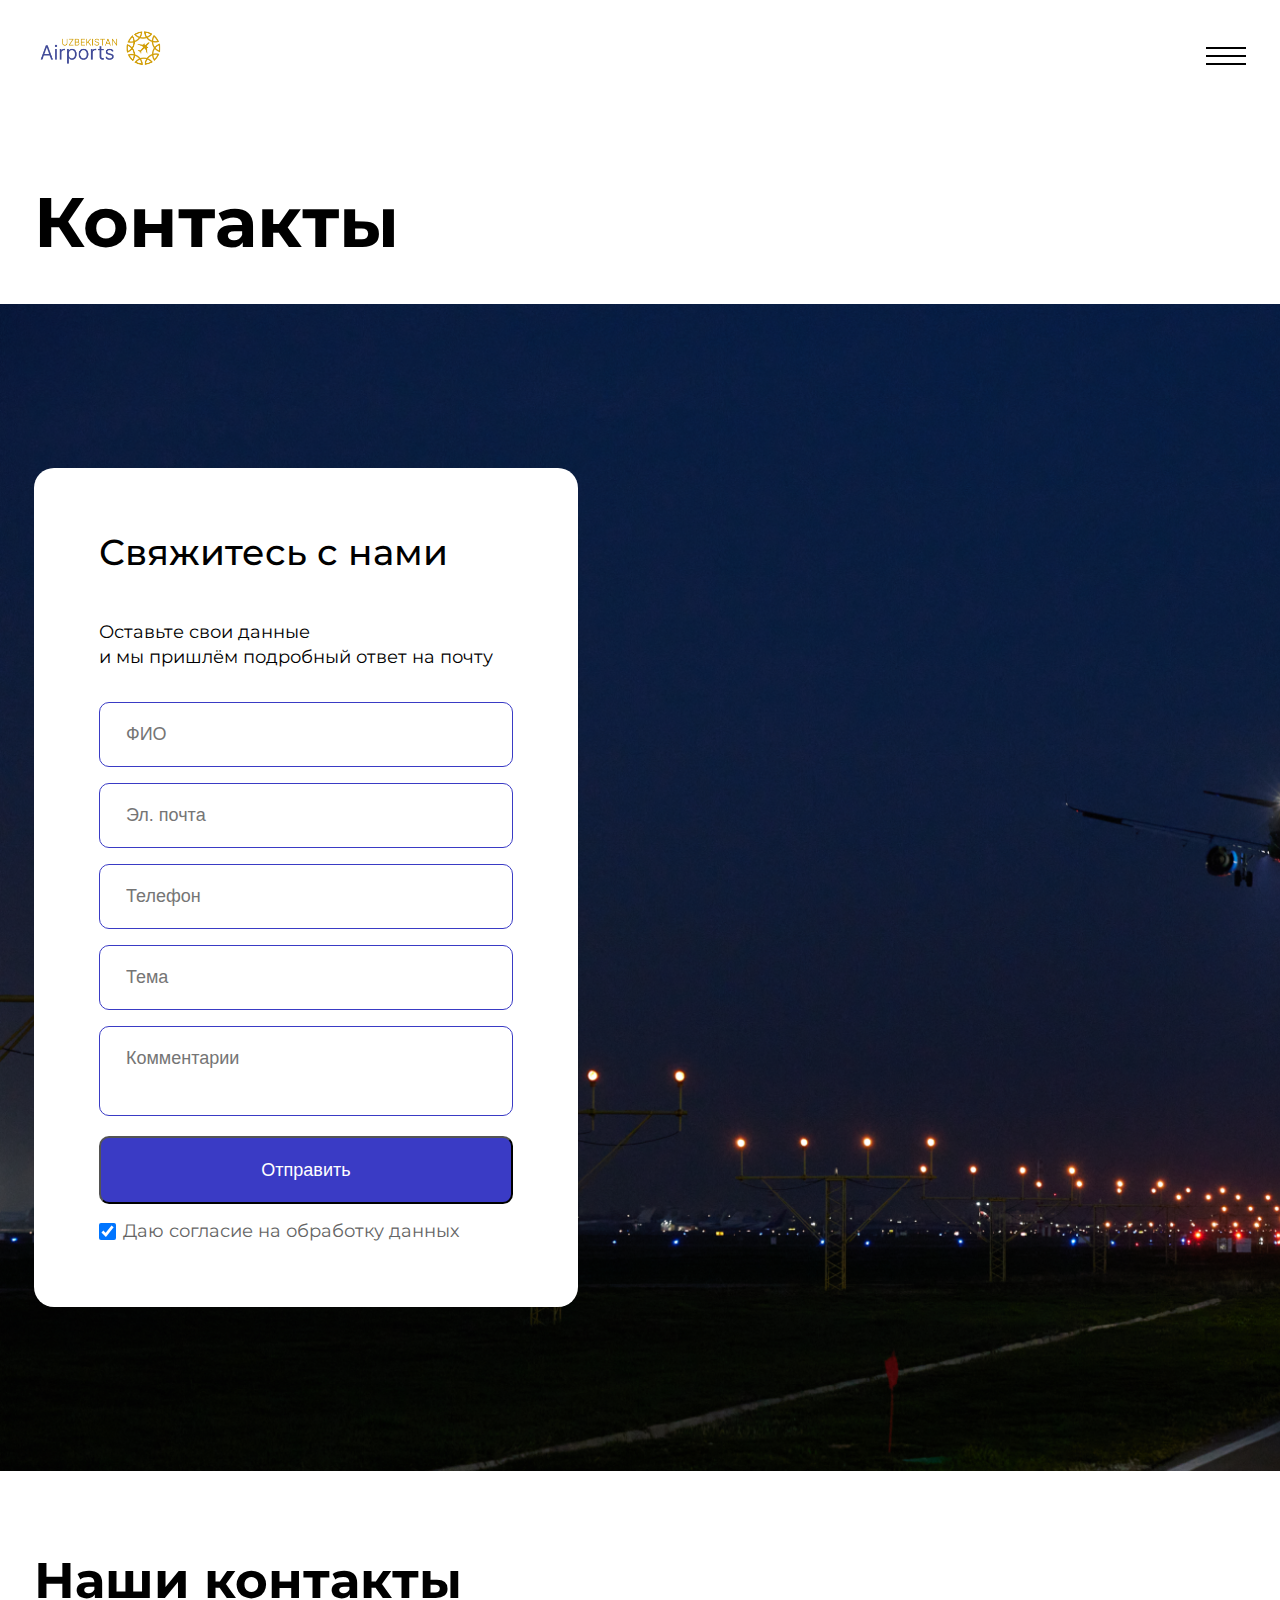
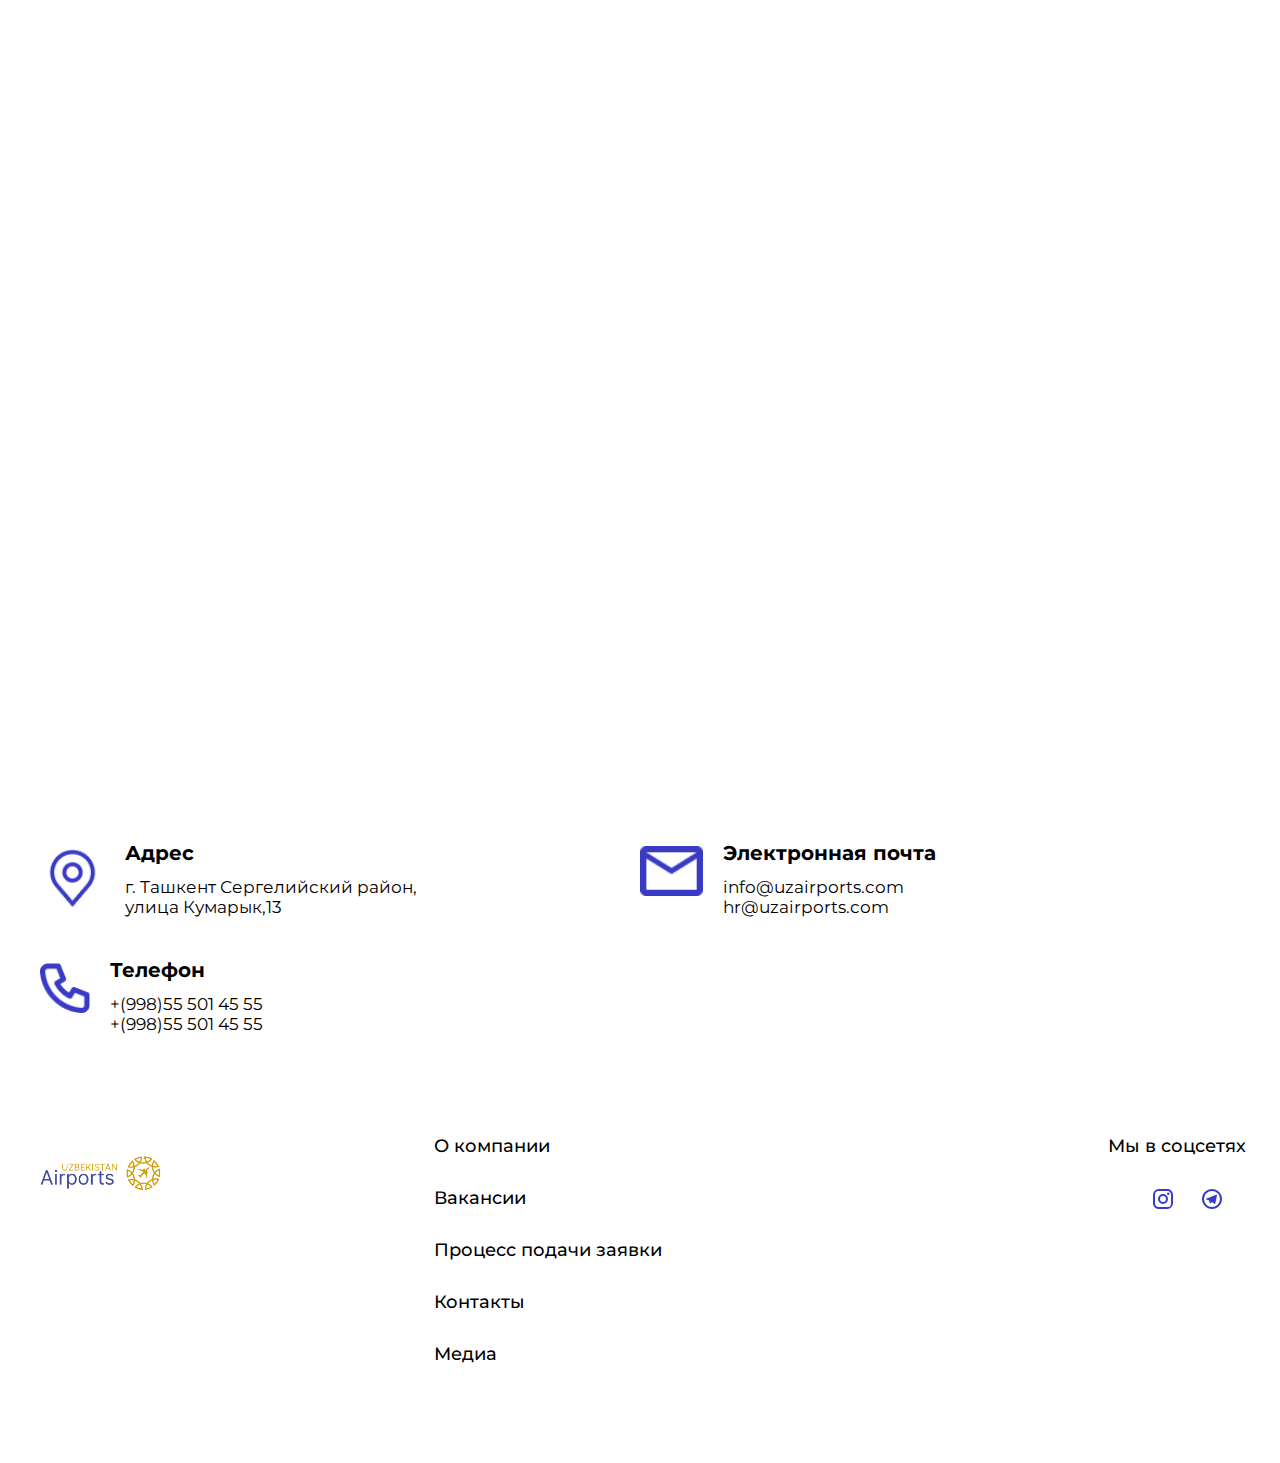
<file: contacts.html>
<!DOCTYPE html>
<html lang="en">
<head>
    <meta charset="UTF-8">
    <meta name="viewport" content="width=device-width, initial-scale=1.0">
    <title>Document</title>
    <link rel="preconnect" href="https://fonts.googleapis.com">
    <link rel="preconnect" href="https://fonts.gstatic.com" crossorigin>
    <link href="https://fonts.googleapis.com/css2?family=Montserrat:ital,wght@0,100..900;1,100..900&display=swap" rel="stylesheet">
    <link rel="stylesheet" href="css/style.css">
    <link rel="stylesheet" href="css/contacts.css">
</head>
<body>
    <div class="header header-vacancy">
        <div class="container">
            <nav class="header__inner">
                <a href="index.html" class="logo">
                    <img src="images/logo.png" alt="logo" class="logo__img">
                </a>
                <div>
                    <a href="vacancy.html" class="menu__list-vac">Вакансии</a>
                    <a href="contacts.html" class="menu__list-vac">Контакты</a>
                </div>
                <button class="menu__btn">
                    <span></span>
                    <span></span>
                    <span></span>
                </button>
                <div class="menu__wrapper menu__wrapper-page">
                    <ul class="menu__list menu__list--left">
                        <li class="menu__list-mobile">
                            <img src="images/logo.png" alt="logo" class="menu__logo__img">
                        </li>
                        <li class="menu__list-mobile-close">
                            <button class="mobile-close">
                                <img src="images/close.svg" alt="close" class="close__img">
                            </button>
                        </li>
                        <li class="menu__list-item menu__list-item-mobile">
                            <a href="https://uzairports.com/" class="menu__list-link">О компании</a>
                        </li>
                        <li class="menu__list-item">
                            <a href="vacancy.html" class="menu__list-link">Вакансии</a>
                        </li>
                        <li class="menu__list-item">
                            <a href="application.html" class="menu__list-link">Процесс подачи заявок</a>
                        </li>
                        <li class="menu__list-item">
                            <a href="contacts.html" class="menu__list-link">Контакты</a>
                        </li>
                        <li class="menu__list-item">
                            <a href="news.html" class="menu__list-link">Блог и новости</a>
                        </li>
                    </ul>
                    <ul class="menu__list menu__list--right">
                        <li class="menu__list-item">
                            <a href="enter.html" class="menu__list-link">Вход</a>
                        </li>
                        <li class="menu__list-item">
                            <a href="#" class="menu__list-link">
                                <img src="images/russia.svg" alt="language-logo" class="menu__link-language">
                            </a>
                        </li>
                    </ul>
                </div>
            </nav>
        </div>
    </div>
    <div class="main">
        <section class="contacts">
            <div class="mobile__logo">
                <img src="images/logo.png" alt="logo" class="logo__first">
            </div>
            <div class="container">
                <div class="vacancy__subheader">
                    <a href="index.html" class="subheader">Главная</a>
                    <img src="images/vector-black.png" alt="right" class="sub__sign">
                    <a href="#" class="subheader">Контакты</a>
                </div>
                <h3 class="contacts-title">Контакты</h3>
            </div>
        </section>
        <section class="contacts__main" style="background-image: url(images/contacts-pic.png);background-repeat: no-repeat;background-size: cover;">
            <div class="container">
                <div class="contacts__main-form">
                    <div class="contacts-form">
                        <form target="_self">
                            <h2 class="form__title">Свяжитесь с нами</h2>
                            <p class="form__text" >Оставьте свои данные и мы пришлём подробный ответ на почту</p>
                            <div class="mb-3">
                                <input type="text" class="contacts-form__item" id="formGroupExampleInput" placeholder="ФИО" required>
                            </div>
                            <div class="mb-3">
                                <input type="text" class="contacts-form__item" id="formGroupExampleInput2" placeholder="Эл. почта" required>
                            </div>
                            <div class="mb-3">
                                <input type="text" class="contacts-form__item" id="formGroupExampleInput" placeholder="Телефон" required>
                            </div>
                            <div class="mb-3">
                                <input type="text" class="contacts-form__item" id="formGroupExampleInput2" placeholder="Тема" required>
                            </div>
                            <div class="mb-3">
                                <input type="text" class="contacts-form__item contacts-form__item-comment" id="formGroupExampleInput2" placeholder="Комментарии" required>
                            </div>
                            <button type="submit" class="form__btn">Отправить</button>
                        </form>
                        <div class="checkbox__block">
                            <input type="checkbox" id="scales" class="checkbox__btn" name="scales"checked />
                            <label for="scales" class="checkbox__text">Даю согласие на обработку данных</label>
                          </div>
                    </div>
                </div>
            </div>
        </section>
        <section class="contacts__location">
                <h2 class="contacts__location-title">Наши контакты</h2>
                <div class="contacts__location-map">
                    <iframe src="https://www.google.com/maps/embed?pb=!1m18!1m12!1m3!1d2999.263326130452!2d69.27657607608586!3d41.2596021039117!2m3!1f0!2f0!3f0!3m2!1i1024!2i768!4f13.1!3m3!1m2!1s0x38ae6005c5142bf3%3A0xe04bf246835d2d7f!2sTashkent%20International%20Airport!5e0!3m2!1sen!2s!4v1720113236586!5m2!1sen!2s" class="contacts__map" width="100%" height="665" style="border:0;" allowfullscreen="" loading="lazy" referrerpolicy="no-referrer-when-downgrade"></iframe>
                </div>
                <div class="contacts__cards">
                    <div class="contacts__cards-list">
                        <img src="images/contacts-location.png" alt="location" class="contacts__cards-img contacts__cards-location">
                        <div class="contacts__cards-item">
                            <p class="contacts__cards-title">Адрес</p>
                            <p class="contacts__cards-text">
                                г. Ташкент Сергелийский район, улица Кумарык,13
                            </p>
                        </div>
                    </div>
                    <div class="contacts__cards-list">
                        <img src="images/contacts-email.png" alt="email" class="contacts__cards-img">
                        <div class="contacts__cards-item">
                            <p class="contacts__cards-title">Электронная почта</p>
                            <p class="contacts__cards-text">info@uzairports.com</p>
                            <p class="contacts__cards-text">hr@uzairports.com</p>
                        </div>
                    </div>
                    <div class="contacts__cards-list">
                        <img src="images/contacts-tel.png" alt="tel" class="contacts__cards-img" >
                        <div class="contacts__cards-item">
                            <p class="contacts__cards-title">Телефон</p>
                            <p class="contacts__cards-text">
                                +(998)55 501 45 55 <br> +(998)55 501 45 55
                            </p>
                        </div>
                    </div>
                </div>
                
        </section>
    </div>
    <div class="footer">
        <div class="container">
            <nav class="footer__inner">
                <a href="index.html" class="footer__logo">
                    <img src="images/logo.png" alt="logo" class="logo__img">
                </a>
                <div class="footer__menu">
                    <div class="footer__menu-center">
                        <ul class="footer__menu-list footer__menu-list--left">
                            <li class="footer__menu-item">
                                <a href="https://uzairports.com/" class="footer__menu-link">О компании</a>
                            </li>
                            <li class="footer__menu-item">
                                <a href="vacancy.html" class="footer__menu-link">Вакансии</a>
                            </li>
                            <li class="footer__menu-item">
                                <a href="application.html" class="footer__menu-link">Процесс подачи заявки</a>
                            </li>
                        </ul>
                        <ul class="footer__menu-list">
                            <li class="footer__menu-item">
                                <a href="contacts.html" class="footer__menu-link">Контакты</a>
                            </li>
                            <li class="footer__menu-item">
                                <a href="news.html" class="footer__menu-link">Медиа</a>
                            </li>
                        </ul>
                    </div>
                   
                    <ul class="footer__menu-list">
                        <p class="footer__menu-item">Мы в соцсетях</p>
                        <li class="footer__menu-item footer__menu-item-app">
                            <a href="#" class="footer__menu-app">
                                <img src="images/instagram.svg" alt="instagram-logo" class="footer__item-img">
                            </a>
                            <a href="#" class="footer__menu-app">
                                <img src="images/telegram.svg" alt="telegram-logo" class="footer__item-img">
                            </a>
                        </li>
                    </ul>
                </div>
            </nav>
        </div>
    </div>
    <script src="js/main.min.js"></script>
</body>
</html>
</file>
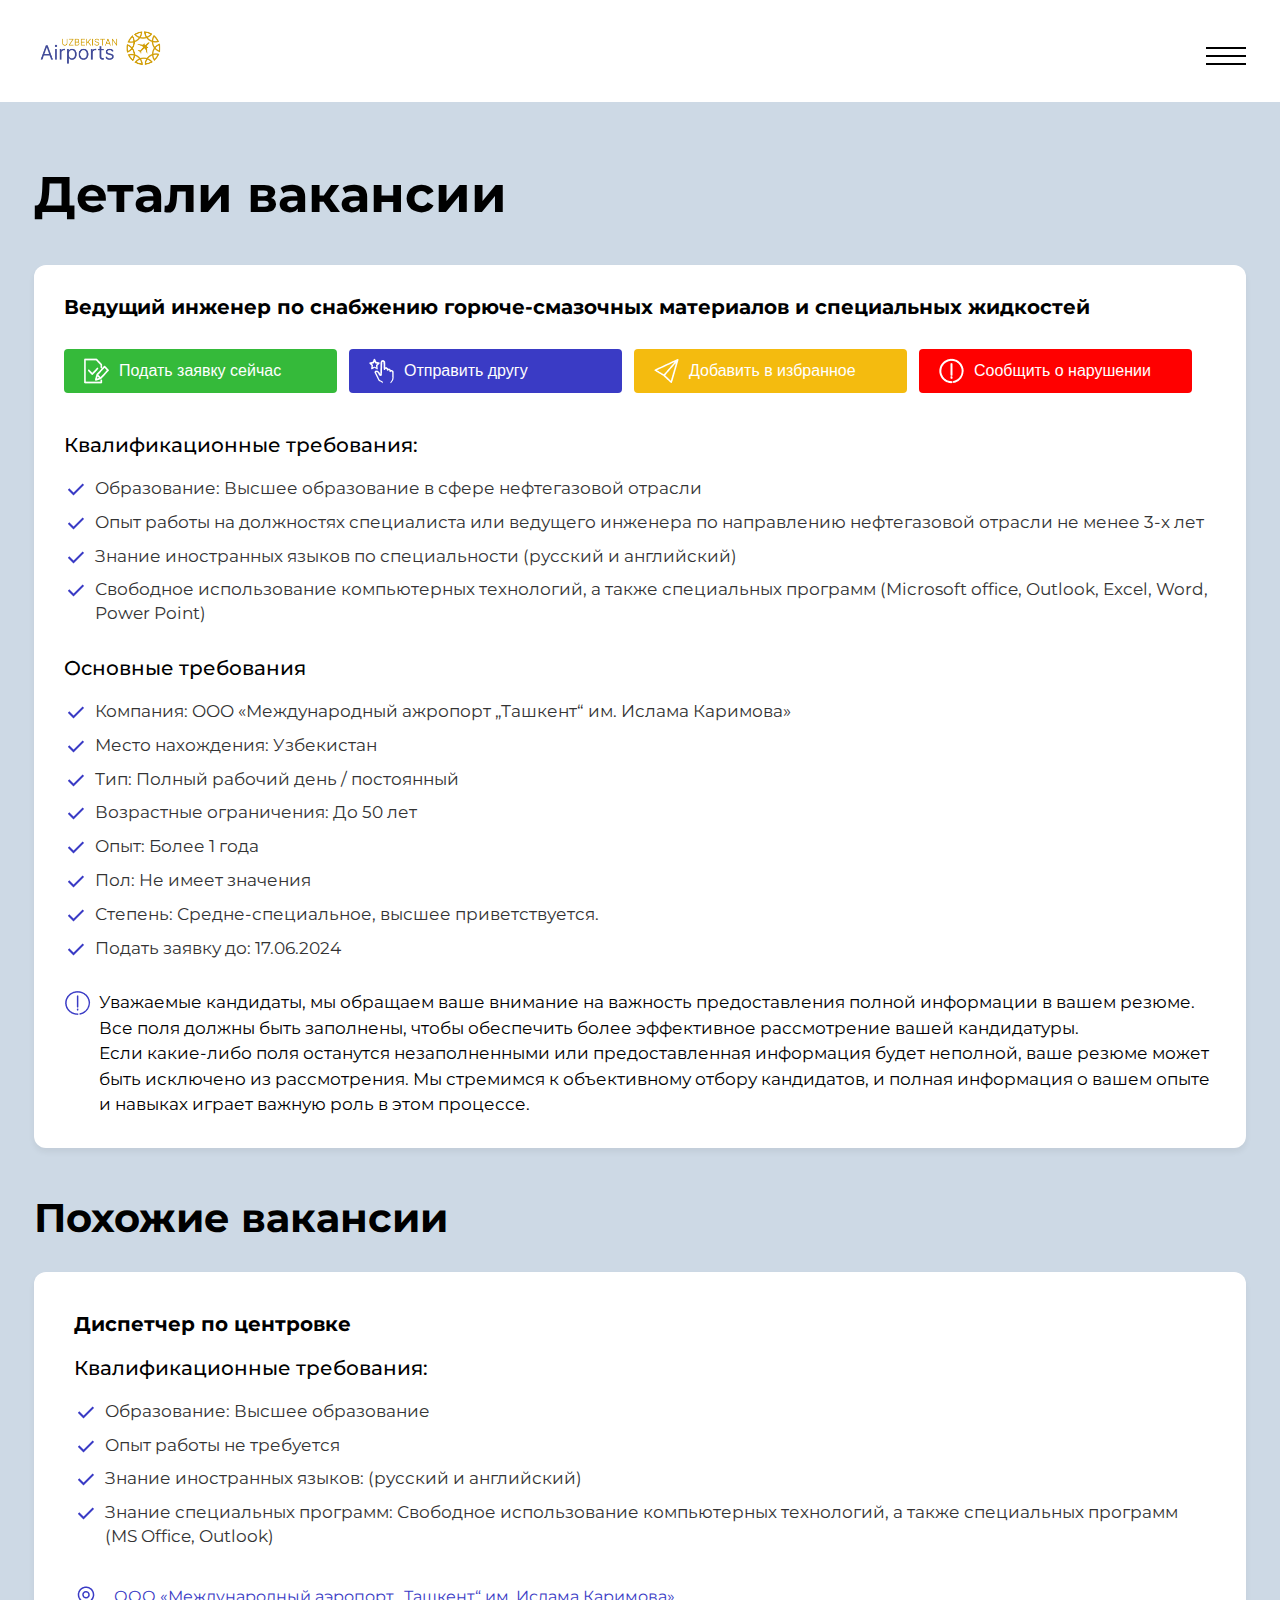
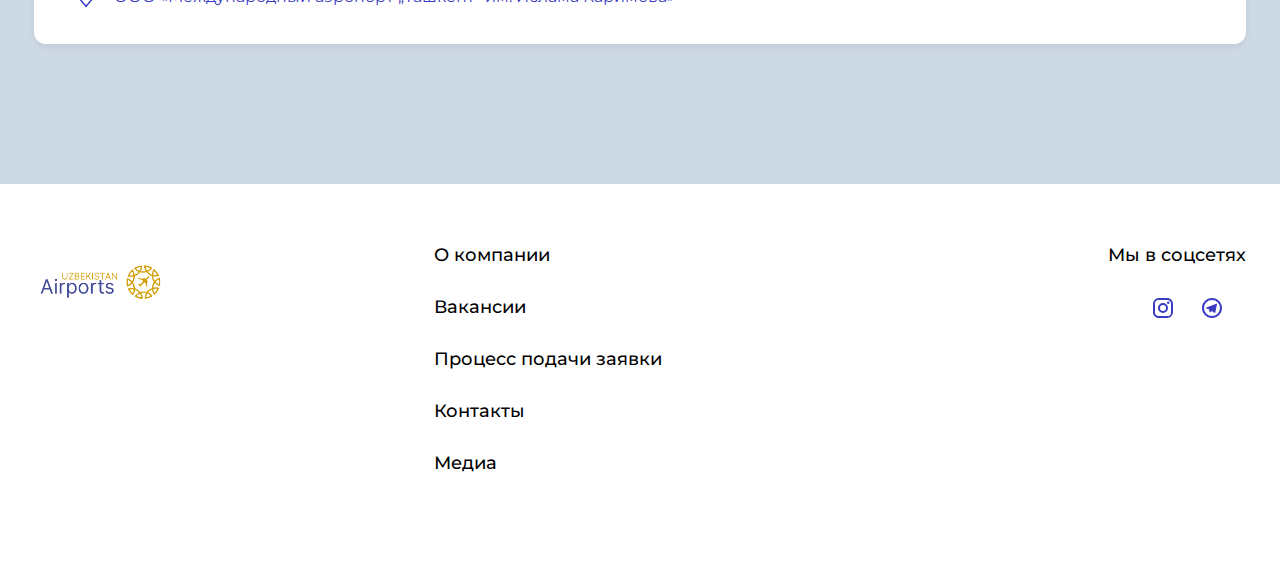
<file: details.html>
<!DOCTYPE html>
<html lang="en">
<head>
    <meta charset="UTF-8">
    <meta name="viewport" content="width=device-width, initial-scale=1.0">
    <title>Document</title>
    <link rel="preconnect" href="https://fonts.googleapis.com">
    <link rel="preconnect" href="https://fonts.gstatic.com" crossorigin>
    <link href="https://fonts.googleapis.com/css2?family=Montserrat:ital,wght@0,100..900;1,100..900&display=swap" rel="stylesheet">
    <link rel="stylesheet" href="css/style.css">
    <link rel="stylesheet" href="css/details.css">
</head>
<body>
    <div class="header header-vacancy">
        <div class="container">
            <nav class="header__inner">
                <a href="index.html" class="logo">
                    <img src="images/logo.png" alt="logo" class="logo__img">
                </a>
                <div>
                    <a href="vacancy.html" class="menu__list-vac">Вакансии</a>
                    <a href="contacts.html" class="menu__list-vac">Контакты</a>
                </div>
                <button class="menu__btn">
                    <span></span>
                    <span></span>
                    <span></span>
                </button>
                <div class="menu__wrapper menu__wrapper-page">
                    <ul class="menu__list menu__list--left">
                        <li class="menu__list-mobile">
                            <img src="images/logo.png" alt="logo" class="menu__logo__img">
                        </li>
                        <li class="menu__list-mobile-close">
                            <button class="mobile-close">
                                <img src="images/close.svg" alt="close" class="close__img">
                            </button>
                        </li>
                        <li class="menu__list-item menu__list-item-mobile">
                            <a href="https://uzairports.com/" class="menu__list-link">О компании</a>
                        </li>
                        <li class="menu__list-item">
                            <a href="vacancy.html" class="menu__list-link">Вакансии</a>
                        </li>
                        <li class="menu__list-item">
                            <a href="application.html" class="menu__list-link">Процесс подачи заявок</a>
                        </li>
                        <li class="menu__list-item">
                            <a href="contacts.html" class="menu__list-link">Контакты</a>
                        </li>
                        <li class="menu__list-item">
                            <a href="news.html" class="menu__list-link">Блог и новости</a>
                        </li>
                    </ul>
                    <ul class="menu__list menu__list--right">
                        <li class="menu__list-item">
                            <a href="enter.html" class="menu__list-link">Вход</a>
                        </li>
                        <li class="menu__list-item">
                            <a href="#" class="menu__list-link">
                                <img src="images/russia.svg" alt="language-logo" class="menu__link-language">
                            </a>
                        </li>
                    </ul>
                </div>
            </nav>
        </div>
    </div>
    <div class="main">
        <section class="vacancy__details">
            <div class="mobile__logo">
                <img src="images/logo.png" alt="logo" class="logo__first">
            </div>
            <div class="container">
                <div class="vacancy__subheader">
                    <a href="index.html" class="subheader">Главная</a>
                    <img src="images/Vector.svg" alt="right" class="sub__sign">
                    <a href="#" class="subheader">Список вакансий</a>
                </div>
                <h2 class="details__header">Детали вакансии</h2>
                <div class="details__block">
                    <div class="details__block-1">
                        <h3 class="block-1__title">
                            Ведущий инженер по снабжению горюче-смазочных материалов и специальных жидкостей
                        </h3>
                        <div class="block-1__fourbtn">
                            <button type="button" class="block-1__btn block-1__btn-1">
                                <img src="images/details__icon-1.png" alt="icon" class="block-1__btn-icon"> Подать заявку сейчас
                            </button>
                            <button type="button" class="block-1__btn block-1__btn-2">
                                <img src="images/details__icon-2.png" alt="icon" class="block-1__btn-icon"> Отправить другу
                            </button>
                            <button type="button" class="block-1__btn block-1__btn-3">
                                <img src="images/details__icon-3.png" alt="icon" class="block-1__btn-icon"> Добавить в избранное
                            </button>
                            <button type="button" class="block-1__btn block-1__btn-4">
                                <img src="images/details__icon-4.png" alt="icon" class="block-1__btn-icon"> Сообщить о нарушении
                            </button>
                        </div>
                        <p class="block-1__qualification">Квалификационные требования:</p>
                        <ul class="block-1__qualif-requests">
                            <li class="qualif-requests__list">
                                <p class="qualif-requests__text">
                                    Образование: Высшее образование в сфере нефтегазовой отрасли
                                </p>
                            </li>
                            <li class="qualif-requests__list">
                                <p class="qualif-requests__text">
                                    Опыт работы на должностях специалиста или ведущего инженера по направлению нефтегазовой отрасли не менее 3-х лет
                                </p>
                            </li>
                            <li class="qualif-requests__list">
                                <p class="qualif-requests__text">
                                    Знание иностранных языков по специальности (русский и английский)
                                </p>
                            </li>
                            <li class="qualif-requests__list">
                                <p class="qualif-requests__text">
                                    Свободное использование компьютерных технологий, а также специальных программ (Microsoft office, Outlook, Excel, Word, Power Point)
                                </p>
                            </li>
                        </ul>
                        <h3 class="block-1__title-2">Основные требования</h3>
                        <ul class="block-1__qualif-requests">
                            <li class="qualif-requests__list">
                                <p class="qualif-requests__text">
                                    Компания: OOO «Международный ажропорт „Ташкент“ им. Ислама Каримова»
                                </p>
                            </li>
                            <li class="qualif-requests__list">
                                <p class="qualif-requests__text">
                                    Место нахождения: Узбекистан
                                </p>
                            </li>
                            <li class="qualif-requests__list">
                                <p class="qualif-requests__text">
                                    Тип: Полный рабочий день / постоянный
                                </p>
                            </li>
                            <li class="qualif-requests__list">
                                <p class="qualif-requests__text">
                                    Возрастные ограничения: До 50 лет
                                </p>
                            </li>
                            <li class="qualif-requests__list">
                                <p class="qualif-requests__text">
                                    Опыт: Более 1 года
                                </p>
                            </li>
                            <li class="qualif-requests__list">
                                <p class="qualif-requests__text">
                                    Пол: Не имеет значения
                                </p>
                            </li>
                            <li class="qualif-requests__list">
                                <p class="qualif-requests__text">
                                    Степень: Средне-специальное, высшее приветствуется.
                                </p>
                            </li>
                            <li class="qualif-requests__list">
                                <p class="qualif-requests__text">
                                    Подать заявку до: 17.06.2024
                                </p>
                            </li>
                        </ul>
                        <div class="block-1__exclamation">
                            <p class="block-1__exclamation-text">
                                Уважаемые кандидаты, мы обращаем ваше внимание на важность предоставления полной информации в вашем резюме. Все поля должны быть заполнены, чтобы обеспечить более эффективное рассмотрение вашей кандидатуры. Если какие‑либо поля останутся незаполненными или предоставленная информация будет неполной, ваше резюме может быть исключено из рассмотрения. Мы стремимся к объективному отбору кандидатов, и полная информация о вашем опыте и навыках играет важную роль в этом процессе.
                            </p>
                        </div>
                    </div>
                    <div class="card__vacancy-media">
                        <img src="images/logo.png" alt="logo" class="vacancy-media-logo">
                        <p class="vacancy-media-text">
                            Актуальные вакансии в нашем Telegram и instagram
                        </p>
                        <div class="card__vacancy-icons">
                            <p class="vacancy-icons-title">Подпишитесь</p>
                            <div class="vacancy__mini-card">
                                <a href="#" class="vacancy-icons-social">
                                    <img src="images/instagram.svg" alt="instagram" class="vacancy-icons-insta">
                                </a>
                                <a href="#" class="vacancy-icons-social">
                                    <img src="images/telegram.svg" alt="telegram" class="vacancy-icons-telegram">
                                </a>
                            </div>
                        </div>
                        <img src="images/media-pic.png" alt="plane" class="vacancy-media-pic">
                    </div>
                </div>
                <h2 class="details__header-2">Похожие вакансии</h2>
                <div class="details__block-2">
                    <p class="block-2__title">Диспетчер по центровке</p>
                    <p class="block-2__subtitle">Квалификационные требования:</p>
                    <ul class="details__block-2__list">  
                        <li class="details__block-2__item">
                            <p class="block-2__item-text">Образование: Высшее образование</p>
                        </li>
                        <li class="details__block-2__item">
                            <p class="block-2__item-text">Опыт работы не требуется</p>
                        </li>
                        <li class="details__block-2__item">
                            <p class="block-2__item-text">Знание иностранных языков: (русский и английский)</p>
                        </li>
                        <li class="details__block-2__item">
                            <p class="block-2__item-text">
                                Знание специальных программ: Свободное использование компьютерных технологий, а также специальных программ (MS Office, Outlook)
                            </p>
                        </li>
                    </ul>
                    <div class="block-2__bottom">
                        <a href="#" class="block-2__bottom-location">
                            ООО «Международный аэропорт „Ташкент“ им. Ислама Каримова»
                        </a>
                        <form action="details.html">
                            <button class="block-2__bottom-btn">Подробнее</button>
                        </form>
                    </div>
                </div>
            </div>
        </section>
    </div>
    <div class="footer">
        <div class="container">
            <nav class="footer__inner">
                <a href="index.html" class="footer__logo">
                    <img src="images/logo.png" alt="logo" class="logo__img">
                </a>
                <div class="footer__menu">
                    <div class="footer__menu-center">
                        <ul class="footer__menu-list footer__menu-list--left">
                            <li class="footer__menu-item">
                                <a href="https://uzairports.com/" class="footer__menu-link">О компании</a>
                            </li>
                            <li class="footer__menu-item">
                                <a href="vacancy.html" class="footer__menu-link">Вакансии</a>
                            </li>
                            <li class="footer__menu-item">
                                <a href="application.html" class="footer__menu-link">Процесс подачи заявки</a>
                            </li>
                        </ul>
                        <ul class="footer__menu-list">
                            <li class="footer__menu-item">
                                <a href="contacts.html" class="footer__menu-link">Контакты</a>
                            </li>
                            <li class="footer__menu-item">
                                <a href="news.html" class="footer__menu-link">Медиа</a>
                            </li>
                        </ul>
                    </div>
                   
                    <ul class="footer__menu-list">
                        <p class="footer__menu-item">Мы в соцсетях</p>
                        <li class="footer__menu-item footer__menu-item-app">
                            <a href="#" class="footer__menu-app">
                                <img src="images/instagram.svg" alt="instagram-logo" class="footer__item-img">
                            </a>
                            <a href="#" class="footer__menu-app">
                                <img src="images/telegram.svg" alt="telegram-logo" class="footer__item-img">
                            </a>
                        </li>
                    </ul>
                </div>
            </nav>
        </div>
    </div>
    <script src="js/main.min.js"></script>
</body>
</html>
</file>
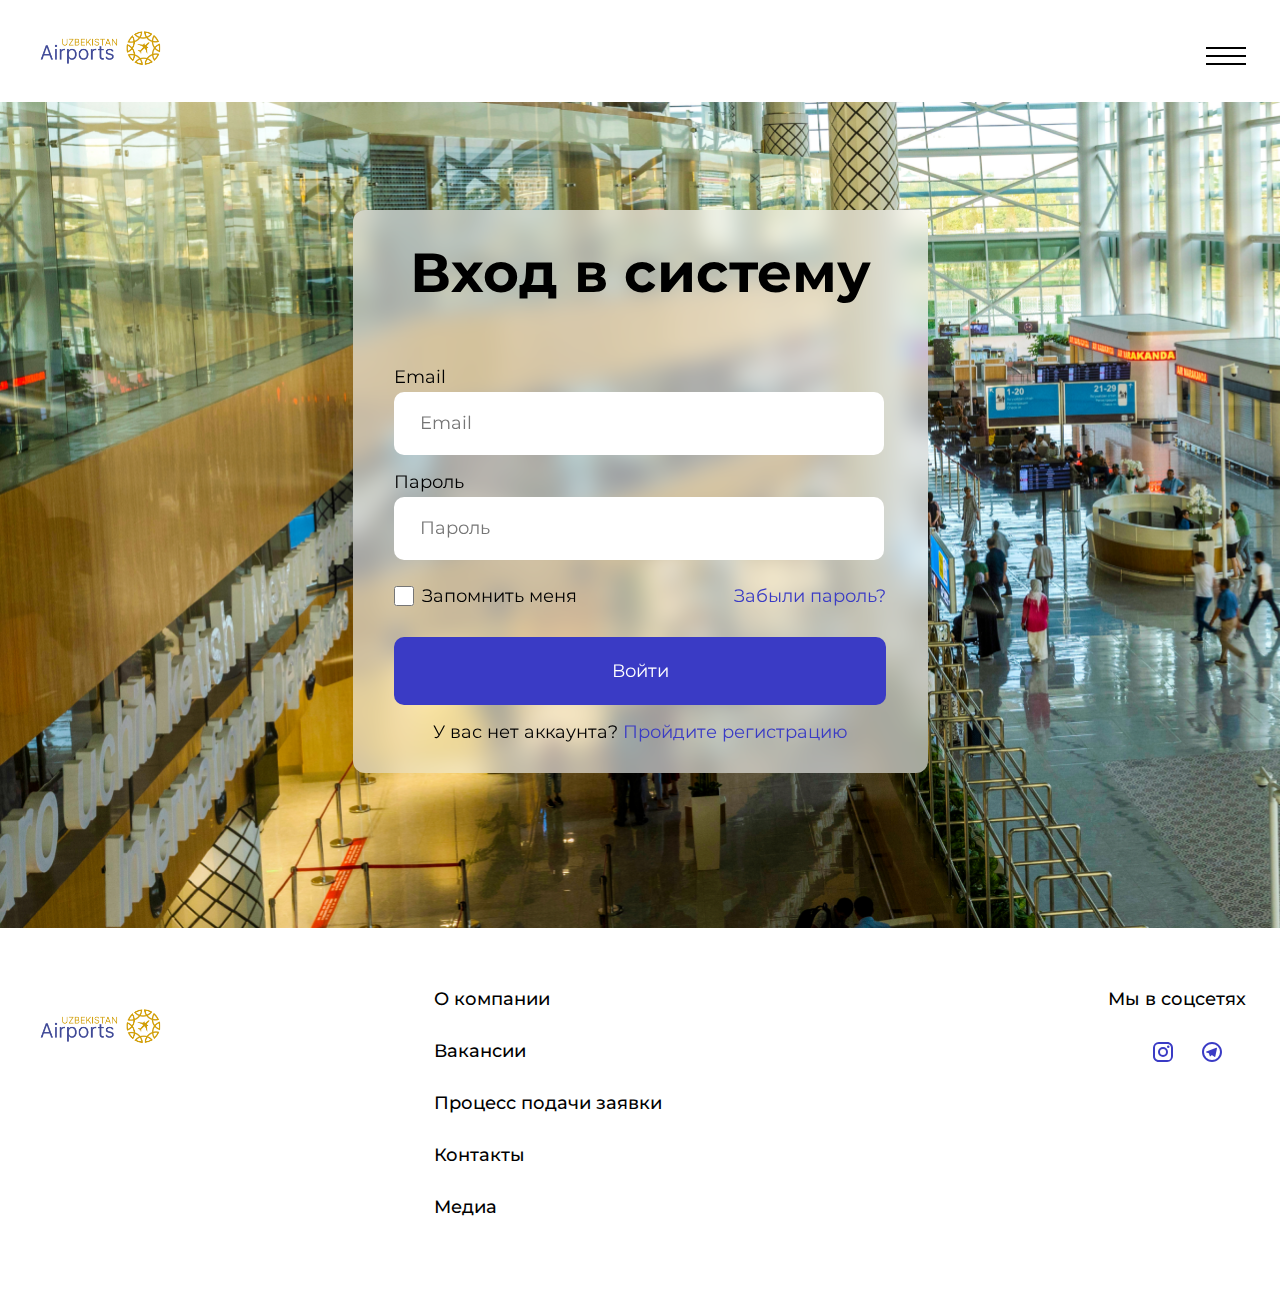
<file: enter.html>
<!DOCTYPE html>
<html lang="en">
<head>
    <meta charset="UTF-8">
    <meta name="viewport" content="width=device-width, initial-scale=1.0">
    <title>Document</title>
    <link rel="preconnect" href="https://fonts.googleapis.com">
    <link rel="preconnect" href="https://fonts.gstatic.com" crossorigin>
    <link href="https://fonts.googleapis.com/css2?family=Montserrat:ital,wght@0,100..900;1,100..900&display=swap" rel="stylesheet">
    <link rel="stylesheet" href="css/style.css">
    <link rel="stylesheet" href="css/enter.css">
</head>
<body>
    <div class="header header-vacancy">
        <div class="container">
            <nav class="header__inner">
                <a href="index.html" class="logo">
                    <img src="images/logo.png" alt="logo" class="logo__img">
                </a>
                <div>
                    <a href="vacancy.html" class="menu__list-vac">Вакансии</a>
                    <a href="contacts.html" class="menu__list-vac">Контакты</a>
                </div>
                <button class="menu__btn">
                    <span></span>
                    <span></span>
                    <span></span>
                </button>
                <div class="menu__wrapper menu__wrapper-page">
                    <ul class="menu__list menu__list--left">
                        <li class="menu__list-mobile">
                            <img src="images/logo.png" alt="logo" class="menu__logo__img">
                        </li>
                        <li class="menu__list-mobile-close">
                            <button class="mobile-close">
                                <img src="images/close.svg" alt="close" class="close__img">
                            </button>
                        </li>
                        <li class="menu__list-item menu__list-item-mobile">
                            <a href="https://uzairports.com/" class="menu__list-link">О компании</a>
                        </li>
                        <li class="menu__list-item">
                            <a href="vacancy.html" class="menu__list-link">Вакансии</a>
                        </li>
                        <li class="menu__list-item">
                            <a href="application.html" class="menu__list-link">Процесс подачи заявок</a>
                        </li>
                        <li class="menu__list-item">
                            <a href="contacts.html" class="menu__list-link">Контакты</a>
                        </li>
                        <li class="menu__list-item">
                            <a href="news.html" class="menu__list-link">Блог и новости</a>
                        </li>
                    </ul>
                    <ul class="menu__list menu__list--right">
                        <li class="menu__list-item">
                            <a href="enter.html" class="menu__list-link">Вход</a>
                        </li>
                        <li class="menu__list-item">
                            <a href="#" class="menu__list-link">
                                <img src="images/russia.svg" alt="language-logo" class="menu__link-language">
                            </a>
                        </li>
                    </ul>
                </div>
            </nav>
        </div>
    </div>
    <div class="main">
        <section class="enter" style="background-image: url(images/enter-bg.png); background-size: cover;">
            <div class="mobile__logo">
                <img src="images/logo.png" alt="logo" class="logo__first">
            </div>
            <div class="container container-enter">
                <h2 class="enter__title">Вход в систему</h2>
                <div class="enter__form">
                    <form target="_self" class="enter__form-mobile">
                        <div class="enter__mb-3">
                            <label for="exampleInputEmail1" class="form-label">Email</label>
                            <input type="text" class="enter-form__item" id="formGroupExampleInput" placeholder="Email" required>
                        </div>
                        <div class="enter__mb-3">
                            <label for="exampleInputEmail1" class="form-label">Пароль</label>
                            <input class="enter-form__item" id="formGroupExampleInput2" placeholder="Пароль" type="password" required>
                        </div>
                        <div class="enter__remember">
                            <label for="" class="enter__remember-text">
                                <input type="checkbox" class="enter__checkbox"> 
                                Запомнить меня 
                            </label>
                            <a href="#" class="enter__remember-password">Забыли пароль?</a>
                        </div>
                        <button type="submit" class="enter__btn">Войти</button>
                        <div class="enter__registr">
                            <p class="registr__text">У вас нет аккаунта? <a href="registr.html" class="register__link"> Пройдите регистрацию</a>
                            </p>
                        </div>
                    </form>
                </div>
            </div>
        </section>
    </div>
    <div class="footer">
        <div class="container">
            <nav class="footer__inner">
                <a href="index.html" class="footer__logo">
                    <img src="images/logo.png" alt="logo" class="logo__img">
                </a>
                <div class="footer__menu">
                    <div class="footer__menu-center">
                        <ul class="footer__menu-list footer__menu-list--left">
                            <li class="footer__menu-item">
                                <a href="https://uzairports.com/" class="footer__menu-link">О компании</a>
                            </li>
                            <li class="footer__menu-item">
                                <a href="vacancy.html" class="footer__menu-link">Вакансии</a>
                            </li>
                            <li class="footer__menu-item">
                                <a href="application.html" class="footer__menu-link">Процесс подачи заявки</a>
                            </li>
                        </ul>
                        <ul class="footer__menu-list">
                            <li class="footer__menu-item">
                                <a href="contacts.html" class="footer__menu-link">Контакты</a>
                            </li>
                            <li class="footer__menu-item">
                                <a href="news.html" class="footer__menu-link">Медиа</a>
                            </li>
                        </ul>
                    </div>
                   
                    <ul class="footer__menu-list">
                        <p class="footer__menu-item">Мы в соцсетях</p>
                        <li class="footer__menu-item footer__menu-item-app">
                            <a href="#" class="footer__menu-app">
                                <img src="images/instagram.svg" alt="instagram-logo" class="footer__item-img">
                            </a>
                            <a href="#" class="footer__menu-app">
                                <img src="images/telegram.svg" alt="telegram-logo" class="footer__item-img">
                            </a>
                        </li>
                    </ul>
                </div>
            </nav>
        </div>
    </div>
    <script src="js/main.min.js"></script>
</body>
</html>
</file>
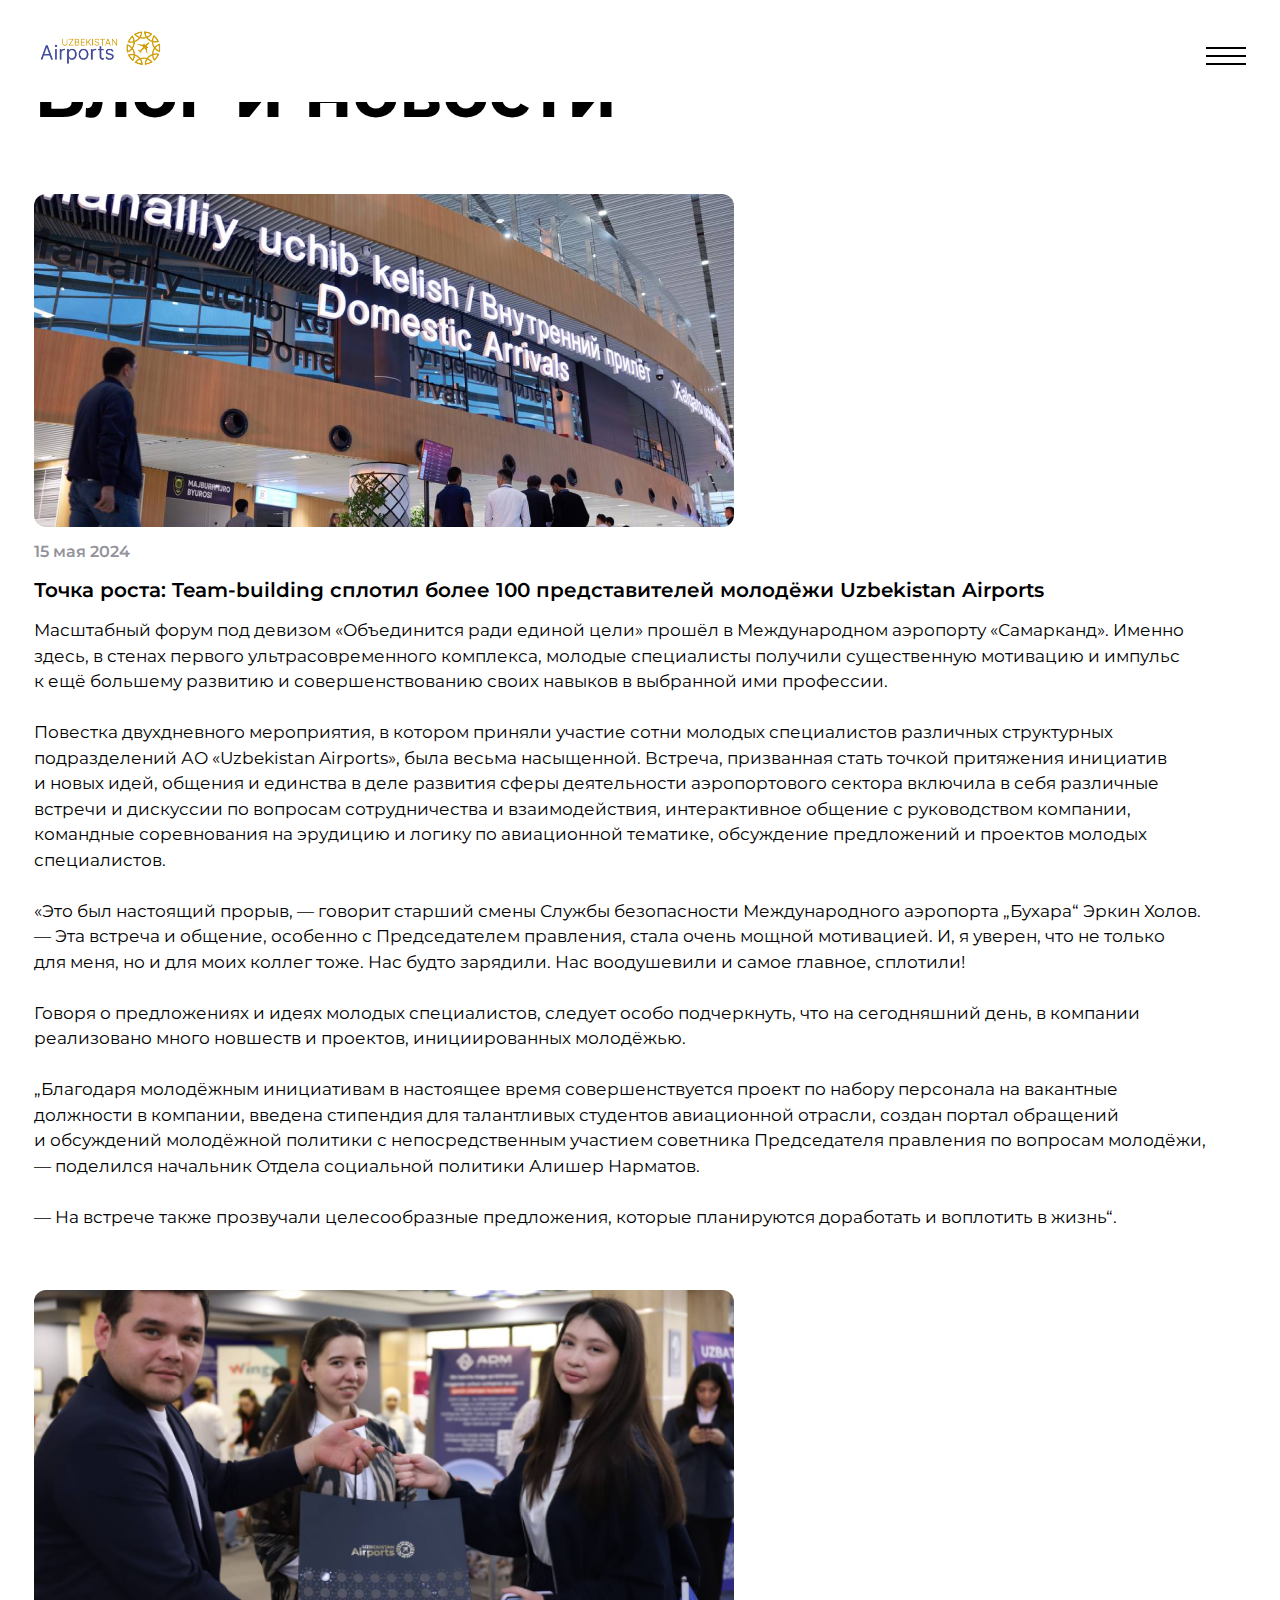
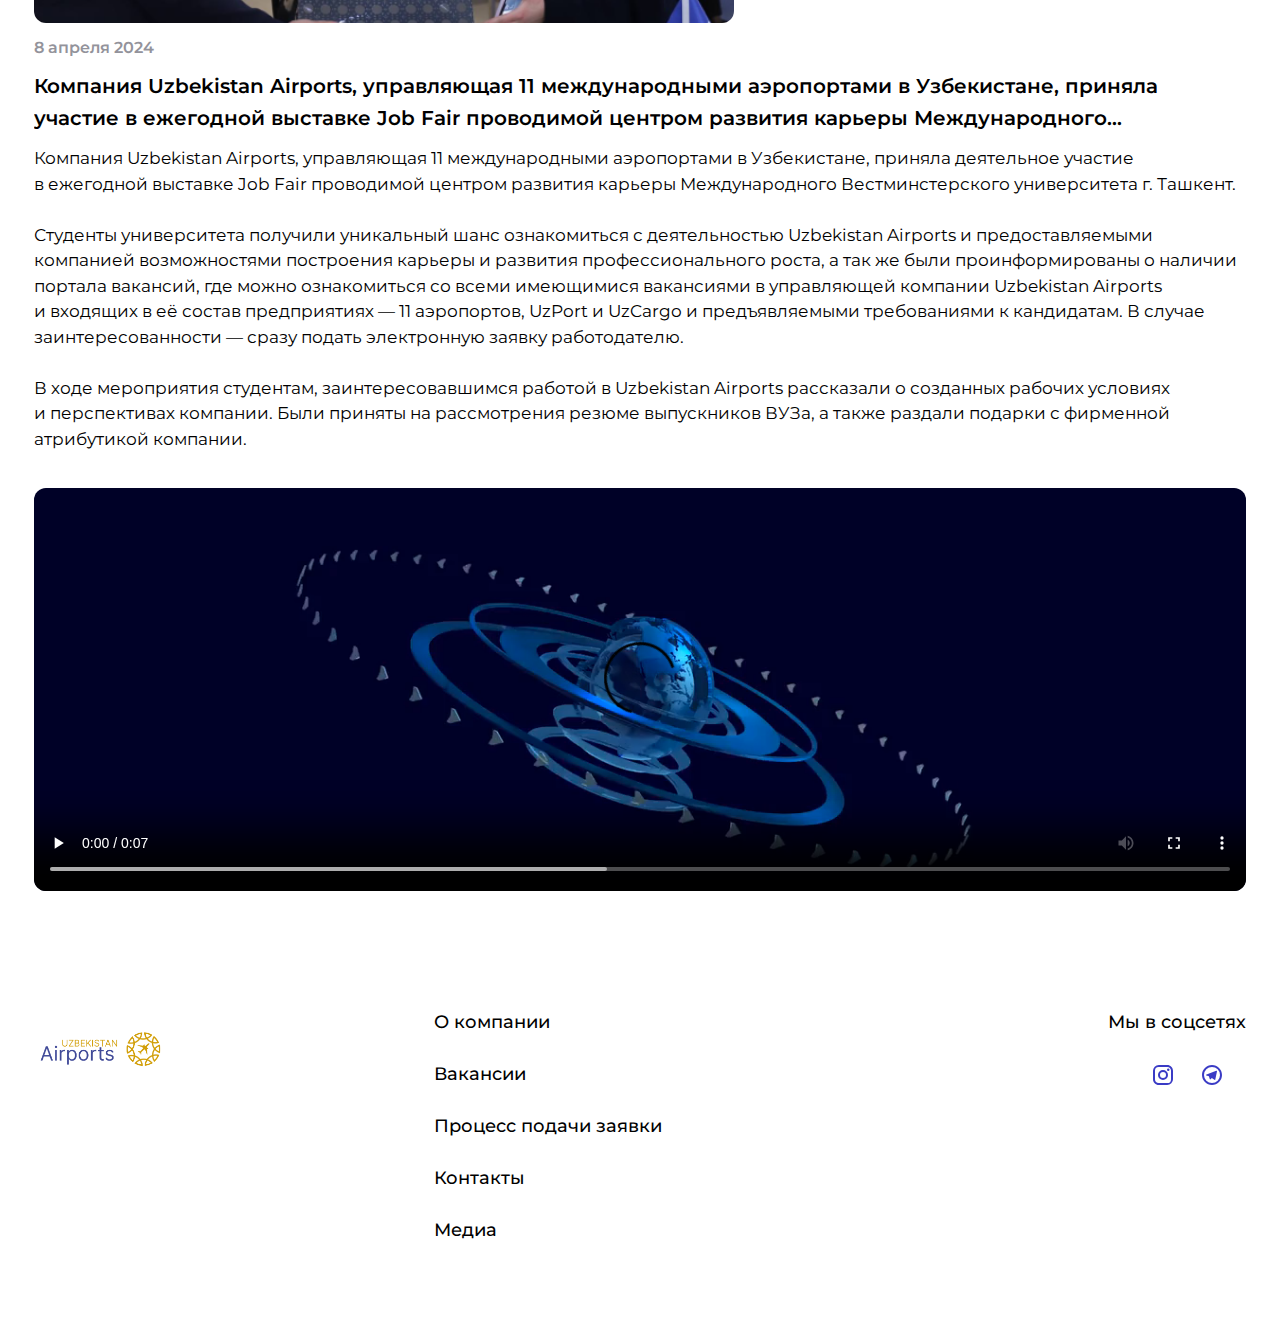
<file: more-news.html>
<!DOCTYPE html>
<html lang="en">
<head>
    <meta charset="UTF-8">
    <meta name="viewport" content="width=device-width, initial-scale=1.0">
    <title>Document</title>
    <link rel="preconnect" href="https://fonts.googleapis.com">
    <link rel="preconnect" href="https://fonts.gstatic.com" crossorigin>
    <link href="https://fonts.googleapis.com/css2?family=Montserrat:ital,wght@0,100..900;1,100..900&display=swap" rel="stylesheet">
    <link rel="stylesheet" href="css/style.css">
    <link rel="stylesheet" href="css/more-news.css">
</head>
<body>
    <div class="header header-vacancy">
        <div class="container">
            <nav class="header__inner">
                <a href="index.html" class="logo">
                    <img src="images/logo.png" alt="logo" class="logo__img">
                </a>
                <div>
                    <a href="vacancy.html" class="menu__list-vac">Вакансии</a>
                    <a href="contacts.html" class="menu__list-vac">Контакты</a>
                </div>
                <button class="menu__btn">
                    <span></span>
                    <span></span>
                    <span></span>
                </button>
                <div class="menu__wrapper menu__wrapper-page">
                    <ul class="menu__list menu__list--left">
                        <li class="menu__list-mobile">
                            <img src="images/logo.png" alt="logo" class="menu__logo__img">
                        </li>
                        <li class="menu__list-mobile-close">
                            <button class="mobile-close">
                                <img src="images/close.svg" alt="close" class="close__img">
                            </button>
                        </li>
                        <li class="menu__list-item menu__list-item-mobile">
                            <a href="https://uzairports.com/" class="menu__list-link">О компании</a>
                        </li>
                        <li class="menu__list-item">
                            <a href="vacancy.html" class="menu__list-link">Вакансии</a>
                        </li>
                        <li class="menu__list-item">
                            <a href="application.html" class="menu__list-link">Процесс подачи заявок</a>
                        </li>
                        <li class="menu__list-item">
                            <a href="contacts.html" class="menu__list-link">Контакты</a>
                        </li>
                        <li class="menu__list-item">
                            <a href="news.html" class="menu__list-link">Блог и новости</a>
                        </li>
                    </ul>
                    <ul class="menu__list menu__list--right">
                        <li class="menu__list-item">
                            <a href="enter.html" class="menu__list-link">Вход</a>
                        </li>
                        <li class="menu__list-item">
                            <a href="#" class="menu__list-link">
                                <img src="images/russia.svg" alt="language-logo" class="menu__link-language">
                            </a>
                        </li>
                    </ul>
                </div>
            </nav>
        </div>
    </div>
    <div class="main">
        <section class="news__block">
            <div class="container">
                <div class="vacancy__subheader">
                    <a href="index.html" class="subheader">Главная</a>
                    <img src="images/vector-black.png" alt="right" class="sub__sign">
                    <a href="#" class="subheader">Блог и новости</a>
                </div>
                <h3 class="news__block-title">Блог и новости</h3>

                <div class="news__block-first-page">
                    <div class="news__block-1">
                        <img src="images/pic__block-1.png" alt="news" class="block-1__pic-1">
                        <time datetime="" class="block-1__time">15 мая 2024</time>
                        <p class="block-1__title">
                            Точка роста: Team-building сплотил более 100 представителей молодёжи Uzbekistan Airports
                        </p>
                        <p class="block-1__text">
                            Масштабный форум под девизом «Объединится ради единой цели» прошёл в Международном аэропорту «Самарканд». Именно здесь, в стенах первого ультрасовременного комплекса, молодые специалисты получили существенную мотивацию и импульс к ещё большему развитию и совершенствованию своих навыков в выбранной ими профессии. 
                            <br> <br>
                            Повестка двухдневного мероприятия, в котором приняли участие сотни молодых специалистов различных структурных подразделений АО «Uzbekistan Airports», была весьма насыщенной. Встреча, призванная стать точкой притяжения инициатив и новых идей, общения и единства в деле развития сферы деятельности аэропортового сектора включила в себя различные встречи и дискуссии по вопросам сотрудничества и взаимодействия, интерактивное общение с руководством компании, командные соревнования на эрудицию и логику по авиационной тематике, обсуждение предложений и проектов молодых специалистов. 
                            <br> <br>
                            «Это был настоящий прорыв, — говорит старший смены Службы безопасности Международного аэропорта „Бухара“ Эркин Холов. — Эта встреча и общение, особенно с Председателем правления, стала очень мощной мотивацией. И, я уверен, что не только для меня, но и для моих коллег тоже. Нас будто зарядили. Нас воодушевили и самое главное, сплотили! 
                            <br> <br>
                            Говоря о предложениях и идеях молодых специалистов, следует особо подчеркнуть, что на сегодняшний день, в компании реализовано много новшеств и проектов, инициированных молодёжью. 
                            <br> <br>
                            „Благодаря молодёжным инициативам в настоящее время совершенствуется проект по набору персонала на вакантные должности в компании, введена стипендия для талантливых студентов авиационной отрасли, создан портал обращений и обсуждений молодёжной политики с непосредственным участием советника Председателя правления по вопросам молодёжи, — поделился начальник Отдела социальной политики Алишер Нарматов. 
                            <br> <br>
                            — На встрече также прозвучали целесообразные предложения, которые планируются доработать и воплотить в жизнь“.
                        </p>
                    </div>
                    <div class="news__block-2">
                        <ul class="block-2__list">
                            <li class="block-2__item">
                                <ul class="block-2__section-list">
                                    <li class="block-2__section-item">
                                        <time datetime="" class="block-2__item-time">2 мая 2024</time>
                                        <p class="block-2__item-title">
                                            2 мая компания «Uzbekistan Airports» приняла участие в ярмарке вакансий в Ташкентском Международном Университете Кимё.
                                        </p>
                                        <p class="block-2__item-text">
                                            Сотрудники компании активно взаимодействовали с посетителями ярмарки, предоставляя информацию о своей деятельности, отвечая на вопросы и предлагая возможности трудоустройства. 
                                        </p>
                                        <a href="#" class="block-2__item-link">
                                            Подробнее
                                        </a>
                                    </li>
                                </ul>
                            </li>
                            <li class="block-2__item">
                                <ul class="block-2__section-list">
                                    <li class="block-2__section-item">
                                        <time datetime="" class="block-2__item-time">26 апреля 2024</time>
                                        <p class="block-2__item-title">
                                            26 апреля компания «Uzbekistan Airports» приняла участие в Международной ярмарке вакансий в сфере транспорта и логистики в Ташкентском Государственном Транспортном Университете.
                                        </p>
                                        <p class="block-2__item-text">
                                            Сотрудники компании активно взаимодействовали с посетителями ярмарки, предоставляя информацию о своей деятельности, отвечая на вопросы и предлагая возможности трудоустройства. 
                                            <br><br>
                                            Компания «Uzbekistan Airports» уверена в своей способности привлечь новых сотрудников, которые разделяют её ценности и готовы внести свой вклад в развитие бизнеса.
                                        </p>
                                        <a href="#" class="block-2__item-link">
                                            Подробнее
                                        </a>
                                    </li>
                                </ul>
                            </li>
                            <li class="block-2__item">
                                <ul class="block-2__section-list">
                                    <li class="block-2__section-item">
                                        <time datetime="" class="block-2__item-time">21 апреля 2024</time>
                                        <p class="block-2__item-title">
                                            🏃‍♂️ 21 апреля состоялся VI Ташкентский международный марафон BYD.
                                        </p>
                                        <p class="block-2__item-text">
                                            Сотрудники «Uzbekistan Airports» вступили в строй на улицах Ташкента, участвуя в шестом международном Ташкентском марафоне. Это событие не только подчеркнуло спортивные достижения, но и акцентировало внимание на здоровом образе жизни, поддерживаемом компанией. 🏆
                                        </p>
                                        <a href="#" class="block-2__item-link">
                                            Подробнее
                                        </a>
                                    </li>
                                </ul>
                            </li>
                            <li class="block-2__item">
                                <ul class="block-2__section-list">
                                    <li class="block-2__section-item">
                                        <time datetime="" class="block-2__item-time">2 мая 2024</time>
                                        <p class="block-2__item-title">
                                            2 мая компания «Uzbekistan Airports» приняла участие в ярмарке вакансий в Ташкентском Международном Университете Кимё.
                                        </p>
                                        <p class="block-2__item-text">
                                            Сотрудники компании активно взаимодействовали с посетителями ярмарки, предоставляя информацию о своей деятельности, отвечая на вопросы и предлагая возможности трудоустройства. 
                                        </p>
                                        <a href="#" class="block-2__item-link">
                                            Подробнее
                                        </a>
                                    </li>
                                </ul>
                            </li>
                            <li class="block-2__item">
                                <ul class="block-2__section-list">
                                    <li class="block-2__section-item">
                                        <time datetime="" class="block-2__item-time">26 апреля 2024</time>
                                        <p class="block-2__item-title">
                                            26 апреля компания «Uzbekistan Airports» приняла участие в Международной ярмарке вакансий в сфере транспорта и логистики в Ташкентском Государственном Транспортном Университете.
                                        </p>
                                        <p class="block-2__item-text">
                                            Сотрудники компании активно взаимодействовали с посетителями ярмарки, предоставляя информацию о своей деятельности, отвечая на вопросы и предлагая возможности трудоустройства. 
                                            <br><br>
                                            Компания «Uzbekistan Airports» уверена в своей способности привлечь новых сотрудников, которые разделяют её ценности и готовы внести свой вклад в развитие бизнеса.
                                        </p>
                                        <a href="#" class="block-2__item-link">
                                            Подробнее
                                        </a>
                                    </li>
                                </ul>
                            </li>
                        </ul>
                    </div>
                </div>
                <div class="news__block-3">
                    <img src="images/pic__block-3.png" alt="news" class="block-1__pic">
                    <time datetime="" class="block-1__time">8 апреля 2024</time>
                    <p class="block-1__title">
                        Компания Uzbekistan Airports, управляющая 11 международными аэропортами в Узбекистане, приняла участие в ежегодной выставке Job Fair проводимой центром развития карьеры Международного Вестминстерского университета г. Ташкент.
                    </p>
                    <p class="block-1__text">
                        Компания Uzbekistan Airports, управляющая 11 международными аэропортами в Узбекистане, приняла деятельное участие в ежегодной выставке Job Fair проводимой центром развития карьеры Международного Вестминстерского университета г. Ташкент. 
                        <br><br>
                        Студенты университета получили уникальный шанс ознакомиться с деятельностью Uzbekistan Airports и предоставляемыми компанией возможностями построения карьеры и развития профессионального роста, а так же были проинформированы о наличии портала вакансий, где можно ознакомиться со всеми имеющимися вакансиями в управляющей компании Uzbekistan Airports и входящих в её состав предприятиях — 11 аэропортов, UzPort и UzCargo и предъявляемыми требованиями к кандидатам. В случае заинтересованности — сразу подать электронную заявку работодателю. <br><br>
                        В ходе мероприятия студентам, заинтересовавшимся работой в Uzbekistan Airports рассказали о созданных рабочих условиях и перспективах компании. Были приняты на рассмотрения резюме выпускников ВУЗа, а также раздали подарки с фирменной атрибутикой компании.
                    </p>
                </div>
                <div class="news__block-video">
                    <video controls src="video/news-video.mp4" class="news__block-main-video"></video>
                </div>
            </div>
        </section>
    </div>
    <div class="footer">
        <div class="container">
            <nav class="footer__inner">
                <a href="index.html" class="footer__logo">
                    <img src="images/logo.png" alt="logo" class="logo__img">
                </a>
                <div class="footer__menu">
                    <div class="footer__menu-center">
                        <ul class="footer__menu-list footer__menu-list--left">
                            <li class="footer__menu-item">
                                <a href="https://uzairports.com/" class="footer__menu-link">О компании</a>
                            </li>
                            <li class="footer__menu-item">
                                <a href="vacancy.html" class="footer__menu-link">Вакансии</a>
                            </li>
                            <li class="footer__menu-item">
                                <a href="application.html" class="footer__menu-link">Процесс подачи заявки</a>
                            </li>
                        </ul>
                        <ul class="footer__menu-list">
                            <li class="footer__menu-item">
                                <a href="contacts.html" class="footer__menu-link">Контакты</a>
                            </li>
                            <li class="footer__menu-item">
                                <a href="news.html" class="footer__menu-link">Медиа</a>
                            </li>
                        </ul>
                    </div>
                   
                    <ul class="footer__menu-list">
                        <p class="footer__menu-item">Мы в соцсетях</p>
                        <li class="footer__menu-item footer__menu-item-app">
                            <a href="#" class="footer__menu-app">
                                <img src="images/instagram.svg" alt="instagram-logo" class="footer__item-img">
                            </a>
                            <a href="#" class="footer__menu-app">
                                <img src="images/telegram.svg" alt="telegram-logo" class="footer__item-img">
                            </a>
                        </li>
                    </ul>
                </div>
            </nav>
        </div>
    </div>
    <script src="js/main.min.js"></script>
</body>
</html>
</file>
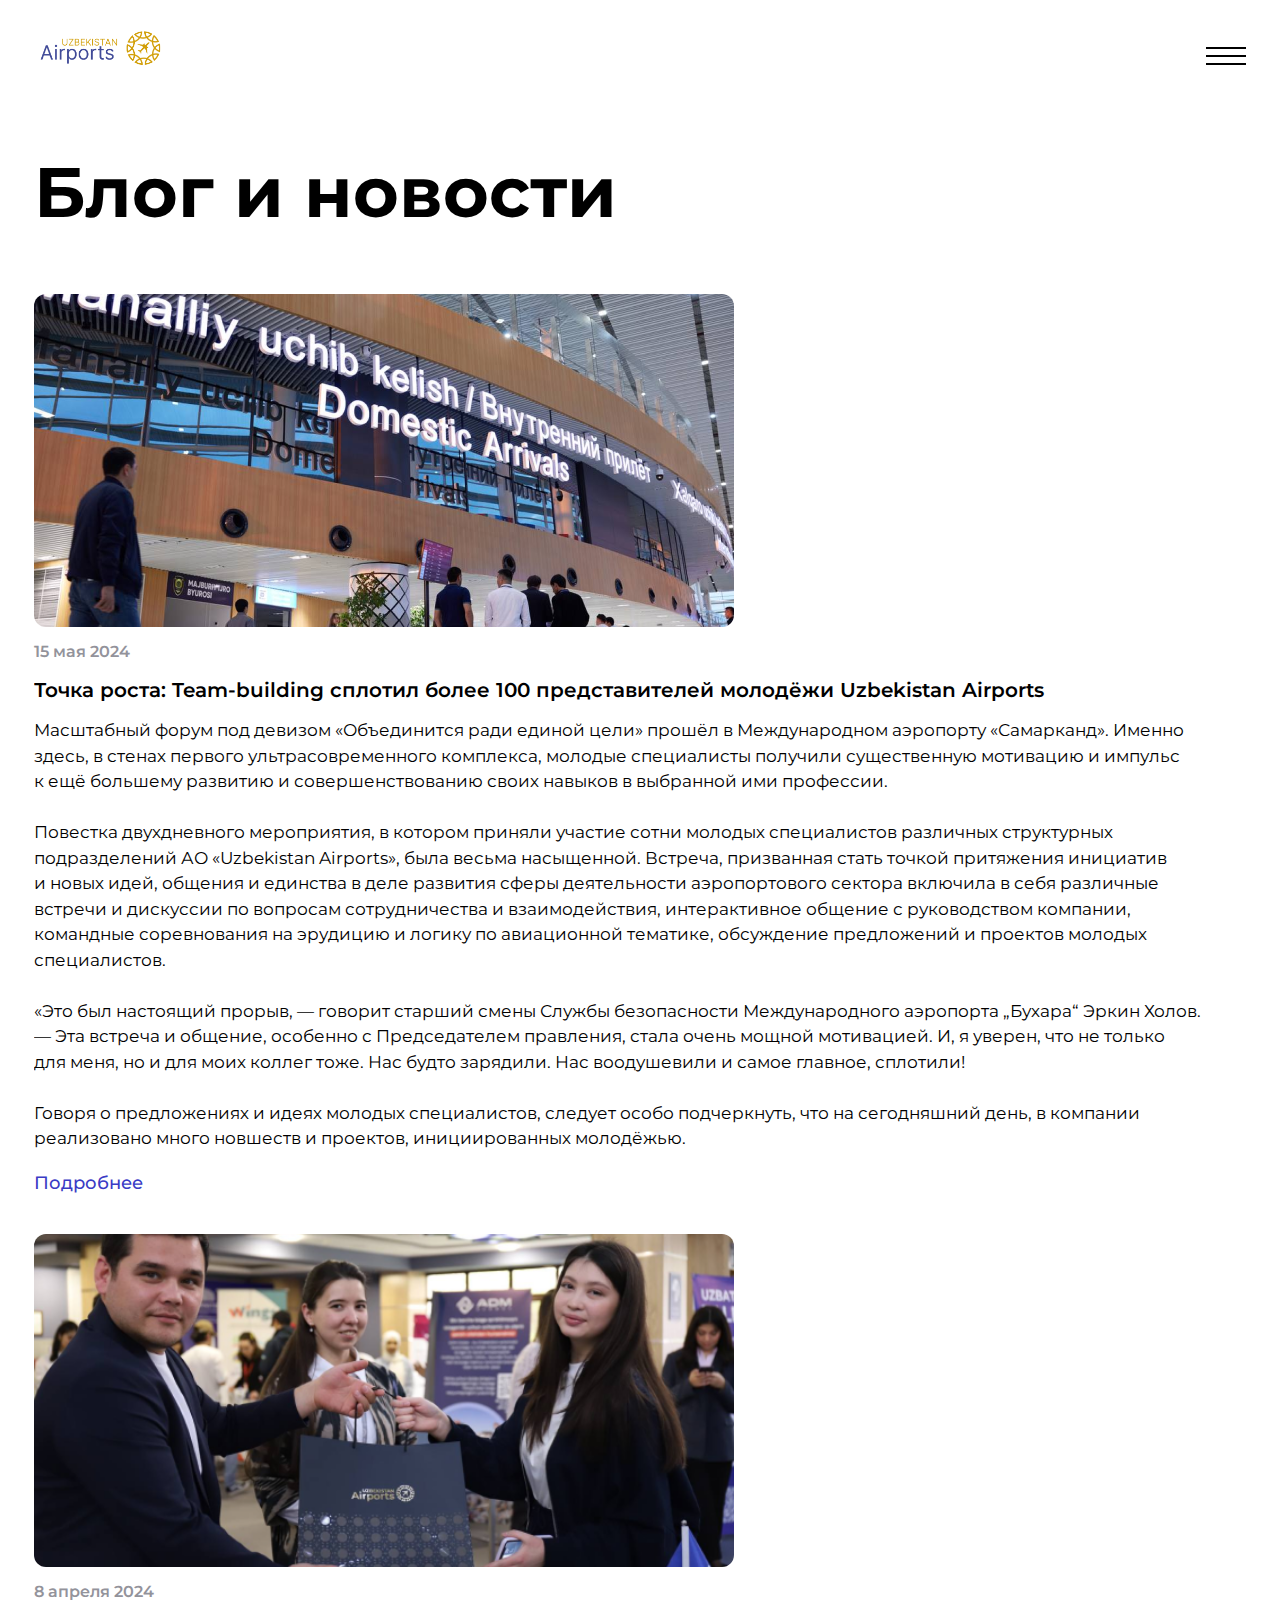
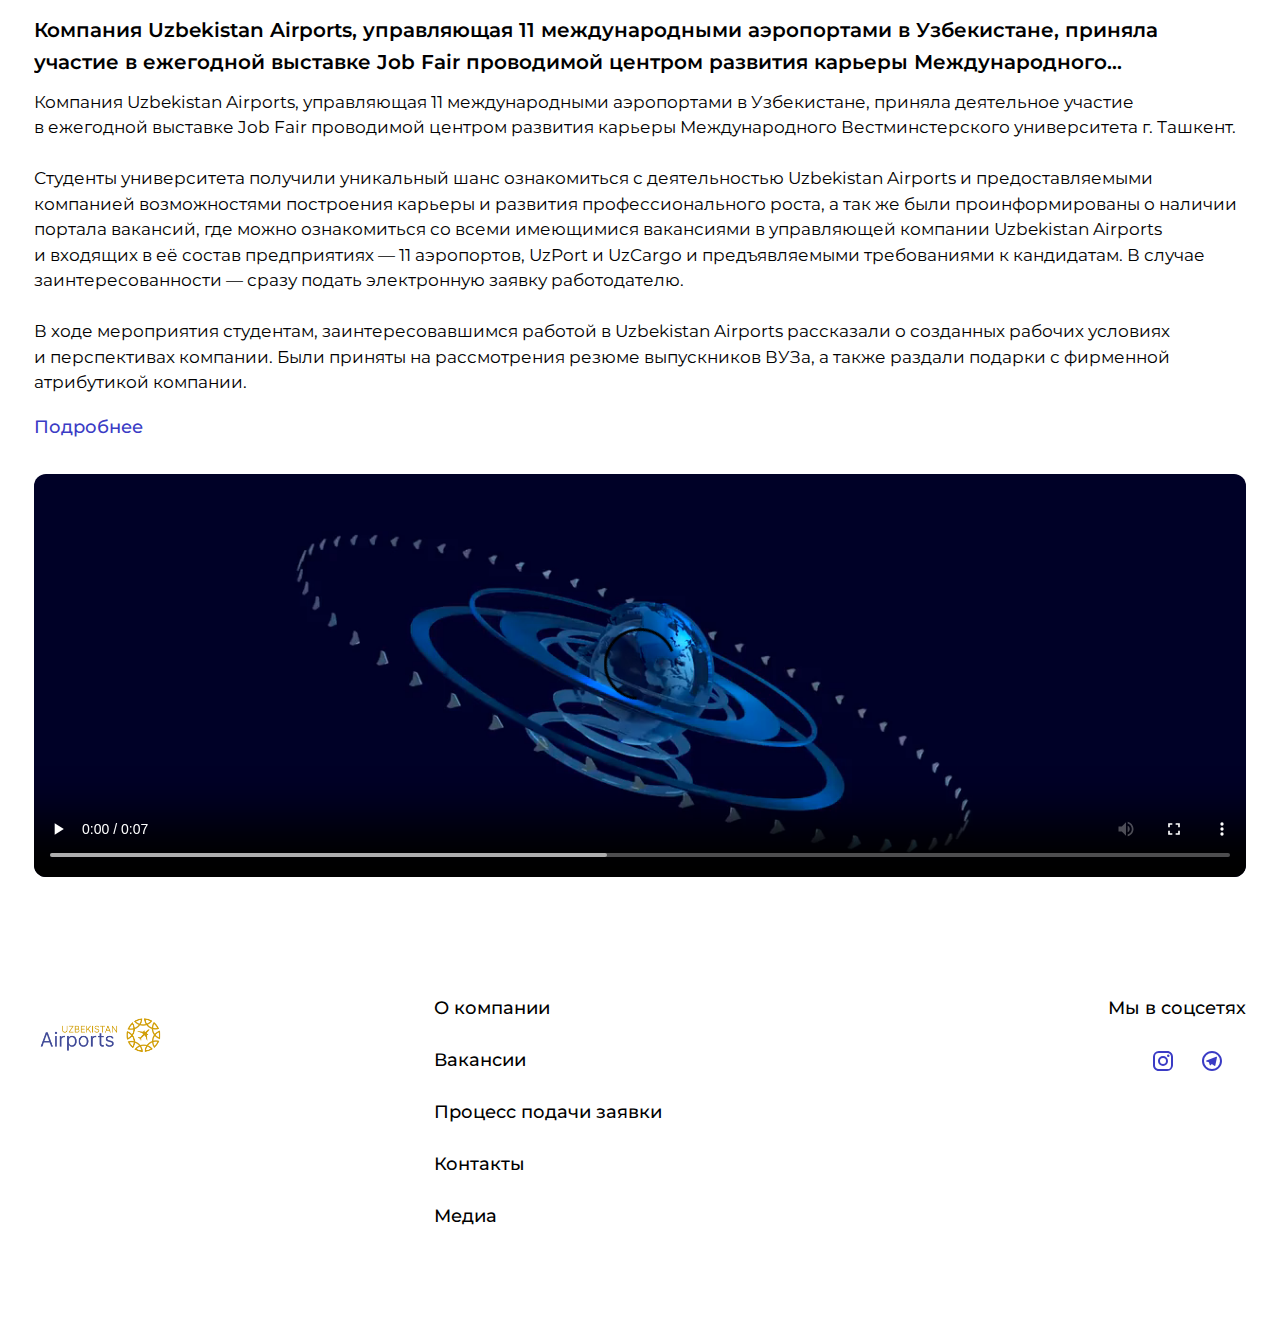
<file: news.html>
<!DOCTYPE html>
<html lang="en">
<head>
    <meta charset="UTF-8">
    <meta name="viewport" content="width=device-width, initial-scale=1.0">
    <title>Document</title>
    <link rel="preconnect" href="https://fonts.googleapis.com">
    <link rel="preconnect" href="https://fonts.gstatic.com" crossorigin>
    <link href="https://fonts.googleapis.com/css2?family=Montserrat:ital,wght@0,100..900;1,100..900&display=swap" rel="stylesheet">
    <link rel="stylesheet" href="css/style.css">
    <link rel="stylesheet" href="css/news.css">
</head>
<body>
    <div class="header header-vacancy">
        <div class="container">
            <nav class="header__inner">
                <a href="index.html" class="logo">
                    <img src="images/logo.png" alt="logo" class="logo__img">
                </a>
                <div>
                    <a href="vacancy.html" class="menu__list-vac">Вакансии</a>
                    <a href="contacts.html" class="menu__list-vac">Контакты</a>
                </div>
                <button class="menu__btn">
                    <span></span>
                    <span></span>
                    <span></span>
                </button>
                <div class="menu__wrapper menu__wrapper-page">
                    <ul class="menu__list menu__list--left">
                        <li class="menu__list-mobile">
                            <img src="images/logo.png" alt="logo" class="menu__logo__img">
                        </li>
                        <li class="menu__list-mobile-close">
                            <button class="mobile-close">
                                <img src="images/close.svg" alt="close" class="close__img">
                            </button>
                        </li>
                        <li class="menu__list-item menu__list-item-mobile">
                            <a href="https://uzairports.com/" class="menu__list-link">О компании</a>
                        </li>
                        <li class="menu__list-item">
                            <a href="vacancy.html" class="menu__list-link">Вакансии</a>
                        </li>
                        <li class="menu__list-item">
                            <a href="application.html" class="menu__list-link">Процесс подачи заявок</a>
                        </li>
                        <li class="menu__list-item">
                            <a href="contacts.html" class="menu__list-link">Контакты</a>
                        </li>
                        <li class="menu__list-item">
                            <a href="news.html" class="menu__list-link">Блог и новости</a>
                        </li>
                    </ul>
                    <ul class="menu__list menu__list--right">
                        <li class="menu__list-item">
                            <a href="enter.html" class="menu__list-link">Вход</a>
                        </li>
                        <li class="menu__list-item">
                            <a href="#" class="menu__list-link">
                                <img src="images/russia.svg" alt="language-logo" class="menu__link-language">
                            </a>
                        </li>
                    </ul>
                </div>
            </nav>
        </div>
    </div>
    <div class="main">
        <section class="news__block">
            <div class="mobile__logo">
                <img src="images/logo.png" alt="logo" class="logo__first">
            </div>
            <div class="container">
                <div class="vacancy__subheader">
                    <a href="index.html" class="subheader">Главная</a>
                    <img src="images/vector-black.png" alt="right" class="sub__sign">
                    <a href="#" class="subheader">Блог и новости</a>
                </div>
                <h3 class="news__block-title">Блог и новости</h3>

                <div class="news__block-first-page">
                    <div class="news__block-1">
                        <img src="images/pic__block-1.png" alt="news" class="block-1__pic-1">
                        <time datetime="" class="block-1__time">15 мая 2024</time>
                        <p class="block-1__title">
                            Точка роста: Team-building сплотил более 100 представителей молодёжи Uzbekistan Airports
                        </p>
                        <p class="block-1__text">
                            Масштабный форум под девизом «Объединится ради единой цели» прошёл в Международном аэропорту «Самарканд». Именно здесь, в стенах первого ультрасовременного комплекса, молодые специалисты получили существенную мотивацию и импульс к ещё большему развитию и совершенствованию своих навыков в выбранной ими профессии. 
                            <br> <br>
                            Повестка двухдневного мероприятия, в котором приняли участие сотни молодых специалистов различных структурных подразделений АО «Uzbekistan Airports», была весьма насыщенной. Встреча, призванная стать точкой притяжения инициатив и новых идей, общения и единства в деле развития сферы деятельности аэропортового сектора включила в себя различные встречи и дискуссии по вопросам сотрудничества и взаимодействия, интерактивное общение с руководством компании, командные соревнования на эрудицию и логику по авиационной тематике, обсуждение предложений и проектов молодых специалистов. 
                            <br> <br>
                            «Это был настоящий прорыв, — говорит старший смены Службы безопасности Международного аэропорта „Бухара“ Эркин Холов. — Эта встреча и общение, особенно с Председателем правления, стала очень мощной мотивацией. И, я уверен, что не только для меня, но и для моих коллег тоже. Нас будто зарядили. Нас воодушевили и самое главное, сплотили! 
                            <br> <br>
                            Говоря о предложениях и идеях молодых специалистов, следует особо подчеркнуть, что на сегодняшний день, в компании реализовано много новшеств и проектов, инициированных молодёжью. 
                        </p>
                        <a href="more-news.html" class="block-2__item-link">
                            Подробнее
                        </a>
                    </div>
                    <div class="news__block-2">
                        <ul class="block-2__list">
                            <li class="block-2__item">
                                <ul class="block-2__section-list">
                                    <li class="block-2__section-item">
                                        <img src="images/block-2__item-1.png" alt="news" class="block-2__item-1">
                                    </li>
                                    <li class="block-2__section-item">
                                        <time datetime="" class="block-2__item-time">2 мая 2024</time>
                                        <p class="block-2__item-title">
                                            2 мая компания «Uzbekistan Airports» приняла участие в ярмарке вакансий в Ташкентском Международном Университете Кимё.
                                        </p>
                                        <p class="block-2__item-text">
                                            Сотрудники компании активно взаимодействовали с посетителями ярмарки, предоставляя информацию о своей деятельности, отвечая на вопросы и предлагая возможности трудоустройства. 
                                        </p>
                                        <a href="more-news.html" class="block-2__item-link">
                                            Подробнее
                                        </a>
                                    </li>
                                </ul>
                            </li>
                            <li class="block-2__item">
                                <ul class="block-2__section-list">
                                    <li class="block-2__section-item">
                                        <img src="images/block-2__item-2.png" alt="news" class="block-2__item-1">
                                    </li>
                                    <li class="block-2__section-item">
                                        <time datetime="" class="block-2__item-time">26 апреля 2024</time>
                                        <p class="block-2__item-title">
                                            26 апреля компания «Uzbekistan Airports» приняла участие в Международной ярмарке вакансий в сфере транспорта и логистики в Ташкентском Государственном Транспортном Университете.
                                        </p>
                                        <p class="block-2__item-text">
                                            Сотрудники компании активно взаимодействовали с посетителями ярмарки, предоставляя информацию о своей деятельности, отвечая на вопросы и предлагая возможности трудоустройства. 
                                            <br><br>
                                            Компания «Uzbekistan Airports» уверена в своей способности привлечь новых сотрудников, которые разделяют её ценности и готовы внести свой вклад в развитие бизнеса.
                                        </p>
                                        <a href="more-news.html" class="block-2__item-link">
                                            Подробнее
                                        </a>
                                    </li>
                                </ul>
                            </li>
                            <li class="block-2__item">
                                <ul class="block-2__section-list">
                                    <li class="block-2__section-item">
                                        <img src="images/block-2__item-3.png" alt="news" class="block-2__item-1">
                                    </li>
                                    <li class="block-2__section-item">
                                        <time datetime="" class="block-2__item-time">21 апреля 2024</time>
                                        <p class="block-2__item-title">
                                            🏃‍♂️ 21 апреля состоялся VI Ташкентский международный марафон BYD.
                                        </p>
                                        <p class="block-2__item-text">
                                            Сотрудники «Uzbekistan Airports» вступили в строй на улицах Ташкента, участвуя в шестом международном Ташкентском марафоне. Это событие не только подчеркнуло спортивные достижения, но и акцентировало внимание на здоровом образе жизни, поддерживаемом компанией. 🏆
                                        </p>
                                        <a href="more-news.html" class="block-2__item-link">
                                            Подробнее
                                        </a>
                                    </li>
                                </ul>
                            </li>
                        </ul>
                    </div>
                </div>

                <div class="news__block-second-page">
                    <div class="news__block-3">
                        <img src="images/pic__block-3.png" alt="news" class="block-1__pic">
                        <time datetime="" class="block-1__time">8 апреля 2024</time>
                        <p class="block-1__title">
                            Компания Uzbekistan Airports, управляющая 11 международными аэропортами в Узбекистане, приняла участие в ежегодной выставке Job Fair проводимой центром развития карьеры Международного Вестминстерского университета г. Ташкент.
                        </p>
                        <p class="block-1__text">
                            Компания Uzbekistan Airports, управляющая 11 международными аэропортами в Узбекистане, приняла деятельное участие в ежегодной выставке Job Fair проводимой центром развития карьеры Международного Вестминстерского университета г. Ташкент. 
                            <br><br>
                            Студенты университета получили уникальный шанс ознакомиться с деятельностью Uzbekistan Airports и предоставляемыми компанией возможностями построения карьеры и развития профессионального роста, а так же были проинформированы о наличии портала вакансий, где можно ознакомиться со всеми имеющимися вакансиями в управляющей компании Uzbekistan Airports и входящих в её состав предприятиях — 11 аэропортов, UzPort и UzCargo и предъявляемыми требованиями к кандидатам. В случае заинтересованности — сразу подать электронную заявку работодателю. <br><br>
                            В ходе мероприятия студентам, заинтересовавшимся работой в Uzbekistan Airports рассказали о созданных рабочих условиях и перспективах компании. Были приняты на рассмотрения резюме выпускников ВУЗа, а также раздали подарки с фирменной атрибутикой компании.
                        </p>
                        <a href="more-news.html" class="block-2__item-link">
                            Подробнее
                        </a>
                    </div>
                    <div class="news__block-4">
                        <img src="images/pic__block-4.png" alt="news" class="block-1__pic">
                        <time datetime="" class="block-1__time">14 марта 2024</time>
                        <p class="block-1__title">
                            В СМИ распространилась информация по факту мошенничества в деле трудоустройства на работу в Ташкентский международный аэропорт.
                        </p>
                        <p class="block-1__text">
                            Компания Uzbekistan Airports, управляющая 11 международными аэропортами в Узбекистане, приняла деятельное участие в ежегодной выставке Job Fair проводимой центром развития карьеры Международного Вестминстерского университета г. Ташкент. 
                            <br><br>
                            Студенты университета получили уникальный шанс ознакомиться с деятельностью Uzbekistan Airports и предоставляемыми компанией возможностями построения карьеры и развития профессионального роста, а так же были проинформированы о наличии портала вакансий, где можно ознакомиться со всеми имеющимися вакансиями в управляющей компании Uzbekistan Airports и входящих в её состав предприятиях — 11 аэропортов, UzPort и UzCargo и предъявляемыми требованиями к кандидатам. В случае заинтересованности — сразу подать электронную заявку работодателю.
                            <br><br>
                            В ходе мероприятия студентам, заинтересовавшимся работой в Uzbekistan Airports рассказали о созданных рабочих условиях и перспективах компании. Были приняты на рассмотрения резюме выпускников ВУЗа, а также раздали подарки с фирменной атрибутикой компании.
                        </p>
                        <a href="more-news.html" class="block-2__item-link">
                            Подробнее
                        </a>
                    </div>
                </div>

                <div class="news__block-video">
                    <video controls src="video/news-video.mp4" class="news__block-main-video"></video>
                </div>
            </div>
        </section>
    </div>
    <div class="footer">
        <div class="container">
            <nav class="footer__inner">
                <a href="index.html" class="footer__logo">
                    <img src="images/logo.png" alt="logo" class="logo__img">
                </a>
                <div class="footer__menu">
                    <div class="footer__menu-center">
                        <ul class="footer__menu-list footer__menu-list--left">
                            <li class="footer__menu-item">
                                <a href="https://uzairports.com/" class="footer__menu-link">О компании</a>
                            </li>
                            <li class="footer__menu-item">
                                <a href="vacancy.html" class="footer__menu-link">Вакансии</a>
                            </li>
                            <li class="footer__menu-item">
                                <a href="application.html" class="footer__menu-link">Процесс подачи заявки</a>
                            </li>
                        </ul>
                        <ul class="footer__menu-list">
                            <li class="footer__menu-item">
                                <a href="contacts.html" class="footer__menu-link">Контакты</a>
                            </li>
                            <li class="footer__menu-item">
                                <a href="news.html" class="footer__menu-link">Медиа</a>
                            </li>
                        </ul>
                    </div>
                   
                    <ul class="footer__menu-list">
                        <p class="footer__menu-item">Мы в соцсетях</p>
                        <li class="footer__menu-item footer__menu-item-app">
                            <a href="#" class="footer__menu-app">
                                <img src="images/instagram.svg" alt="instagram-logo" class="footer__item-img">
                            </a>
                            <a href="#" class="footer__menu-app">
                                <img src="images/telegram.svg" alt="telegram-logo" class="footer__item-img">
                            </a>
                        </li>
                    </ul>
                </div>
            </nav>
        </div>
    </div>
    <script src="js/main.min.js"></script>
</body>
</html>
</file>
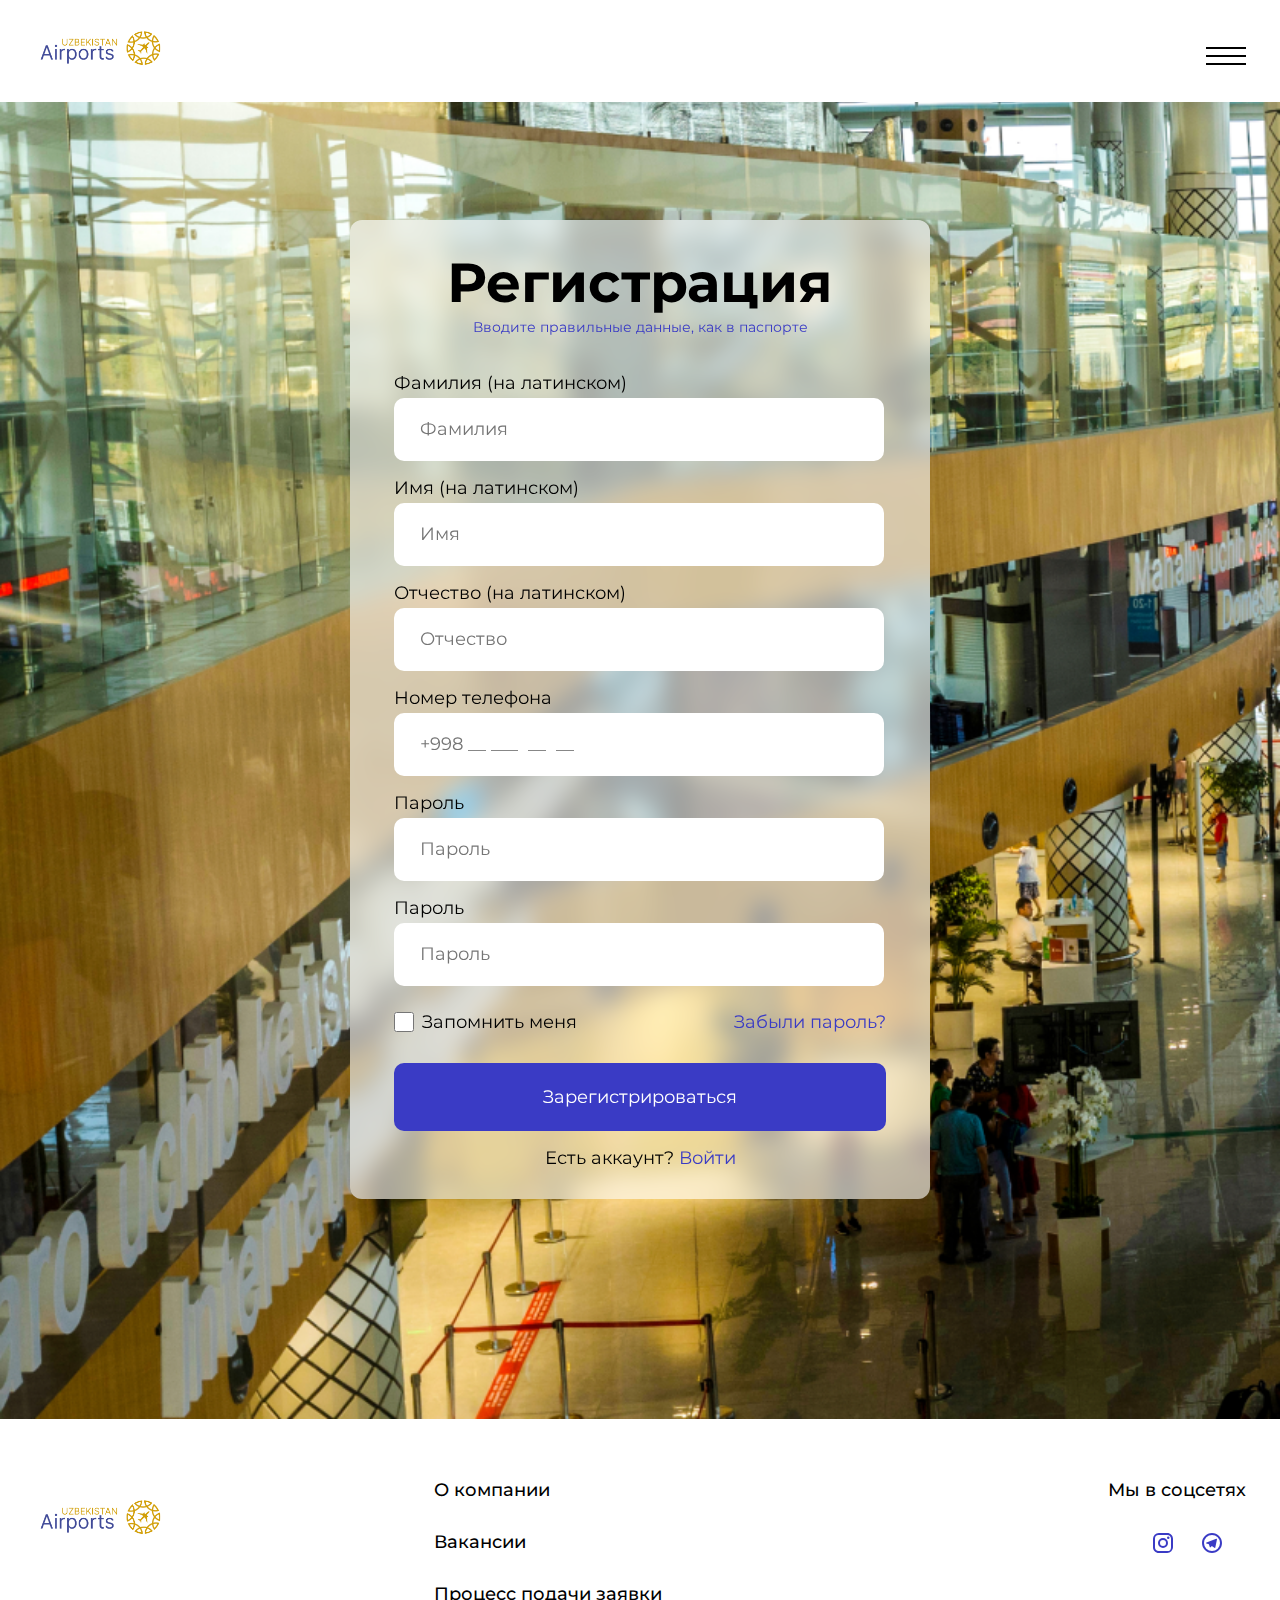
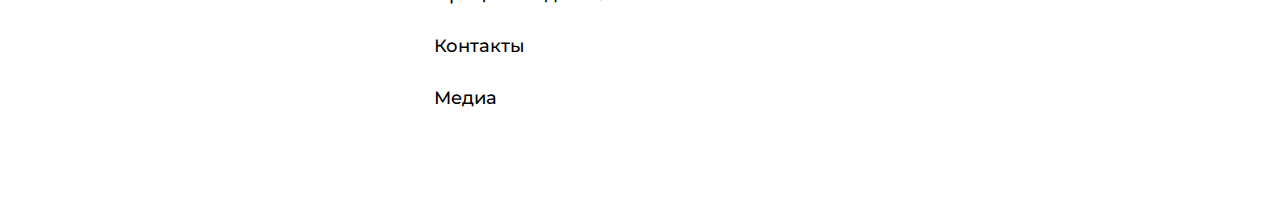
<file: registr.html>
<!DOCTYPE html>
<html lang="en">
<head>
    <meta charset="UTF-8">
    <meta name="viewport" content="width=device-width, initial-scale=1.0">
    <title>Document</title>
    <link rel="preconnect" href="https://fonts.googleapis.com">
    <link rel="preconnect" href="https://fonts.gstatic.com" crossorigin>
    <link href="https://fonts.googleapis.com/css2?family=Montserrat:ital,wght@0,100..900;1,100..900&display=swap" rel="stylesheet">
    <link rel="stylesheet" href="css/style.css">
    <link rel="stylesheet" href="css/registr.css">
</head>
<body>
    <div class="header header-vacancy">
        <div class="container">
            <nav class="header__inner">
                <a href="index.html" class="logo">
                    <img src="images/logo.png" alt="logo" class="logo__img">
                </a>
                <div>
                    <a href="vacancy.html" class="menu__list-vac">Вакансии</a>
                    <a href="contacts.html" class="menu__list-vac">Контакты</a>
                </div>
                <button class="menu__btn">
                    <span></span>
                    <span></span>
                    <span></span>
                </button>
                <div class="menu__wrapper menu__wrapper-page">
                    <ul class="menu__list menu__list--left">
                        <li class="menu__list-mobile">
                            <img src="images/logo.png" alt="logo" class="menu__logo__img">
                        </li>
                        <li class="menu__list-mobile-close">
                            <button class="mobile-close">
                                <img src="images/close.svg" alt="close" class="close__img">
                            </button>
                        </li>
                        <li class="menu__list-item menu__list-item-mobile">
                            <a href="https://uzairports.com/" class="menu__list-link">О компании</a>
                        </li>
                        <li class="menu__list-item">
                            <a href="vacancy.html" class="menu__list-link">Вакансии</a>
                        </li>
                        <li class="menu__list-item">
                            <a href="application.html" class="menu__list-link">Процесс подачи заявок</a>
                        </li>
                        <li class="menu__list-item">
                            <a href="contacts.html" class="menu__list-link">Контакты</a>
                        </li>
                        <li class="menu__list-item">
                            <a href="news.html" class="menu__list-link">Блог и новости</a>
                        </li>
                    </ul>
                    <ul class="menu__list menu__list--right">
                        <li class="menu__list-item">
                            <a href="enter.html" class="menu__list-link">Вход</a>
                        </li>
                        <li class="menu__list-item">
                            <a href="#" class="menu__list-link">
                                <img src="images/russia.svg" alt="language-logo" class="menu__link-language">
                            </a>
                        </li>
                    </ul>
                </div>
            </nav>
        </div>
    </div>
    <div class="main">
        <section class="enter" style="background-image: url(images/enter-bg.png); background-size: cover;">
            <div class="mobile__logo">
                <img src="images/logo.png" alt="logo" class="logo__first">
            </div>
            <div class="container container-enter">
                <h2 class="enter__title">Регистрация</h2>
                <h3 class="enter__subtitle">Вводите правильные данные, как в паспорте</h3>
                <div class="enter__form">
                    <form target="_self" class="enter__form-mobile">
                        <div class="enter__mb-3">
                            <label for="exampleInputEmail1" class="form-label">Фамилия (на латинском)</label>
                            <input type="text" class="enter-form__item" id="formGroupExampleInput" placeholder="Фамилия" required>
                        </div>
                        <div class="enter__mb-3">
                            <label for="exampleInputEmail1" class="form-label">Имя (на латинском)</label>
                            <input class="enter-form__item" id="formGroupExampleInput2" placeholder="Имя" type="text" required>
                        </div>
                        <div class="enter__mb-3">
                            <label for="exampleInputEmail1" class="form-label">Отчество (на латинском)</label>
                            <input type="text" class="enter-form__item" id="formGroupExampleInput" placeholder="Отчество" required>
                        </div>
                        <div class="enter__mb-3">
                            <label for="exampleInputEmail1" class="form-label">Номер телефона</label>
                            <input class="enter-form__item" id="formGroupExampleInput2" placeholder="+998 __ ___  __  __" type="tel" required>
                        </div>
                        <div class="enter__mb-3">
                            <label for="exampleInputEmail1" class="form-label">Пароль</label>
                            <input type="password" class="enter-form__item" id="formGroupExampleInput" placeholder="Пароль" required>
                        </div>
                        <div class="enter__mb-3">
                            <label for="exampleInputEmail1" class="form-label">Пароль</label>
                            <input type="password" class="enter-form__item" id="formGroupExampleInput" placeholder="Пароль" required>
                        </div>
                        <div class="enter__remember">
                            <label for="" class="enter__remember-text">
                                <input type="checkbox" class="enter__checkbox"> 
                                Запомнить меня 
                            </label>
                            <a href="#" class="enter__remember-password">Забыли пароль?</a>
                        </div>
                        <button type="submit" class="enter__btn">Зарегистрироваться</button>
                        <div class="enter__registr">
                            <p class="registr__text">Есть аккаунт? <a href="enter.html" class="register__link">Войти</a>
                            </p>
                        </div>
                    </form>
                </div>
            </div>
        </section>
    </div>
    <div class="footer">
        <div class="container">
            <nav class="footer__inner">
                <a href="index.html" class="footer__logo">
                    <img src="images/logo.png" alt="logo" class="logo__img">
                </a>
                <div class="footer__menu">
                    <div class="footer__menu-center">
                        <ul class="footer__menu-list footer__menu-list--left">
                            <li class="footer__menu-item">
                                <a href="https://uzairports.com/" class="footer__menu-link">О компании</a>
                            </li>
                            <li class="footer__menu-item">
                                <a href="vacancy.html" class="footer__menu-link">Вакансии</a>
                            </li>
                            <li class="footer__menu-item">
                                <a href="application.html" class="footer__menu-link">Процесс подачи заявки</a>
                            </li>
                        </ul>
                        <ul class="footer__menu-list">
                            <li class="footer__menu-item">
                                <a href="contacts.html" class="footer__menu-link">Контакты</a>
                            </li>
                            <li class="footer__menu-item">
                                <a href="news.html" class="footer__menu-link">Медиа</a>
                            </li>
                        </ul>
                    </div>
                   
                    <ul class="footer__menu-list">
                        <p class="footer__menu-item">Мы в соцсетях</p>
                        <li class="footer__menu-item footer__menu-item-app">
                            <a href="#" class="footer__menu-app">
                                <img src="images/instagram.svg" alt="instagram-logo" class="footer__item-img">
                            </a>
                            <a href="#" class="footer__menu-app">
                                <img src="images/telegram.svg" alt="telegram-logo" class="footer__item-img">
                            </a>
                        </li>
                    </ul>
                </div>
            </nav>
        </div>
    </div>
    <script src="js/main.min.js"></script>
</body>
</html>
</file>
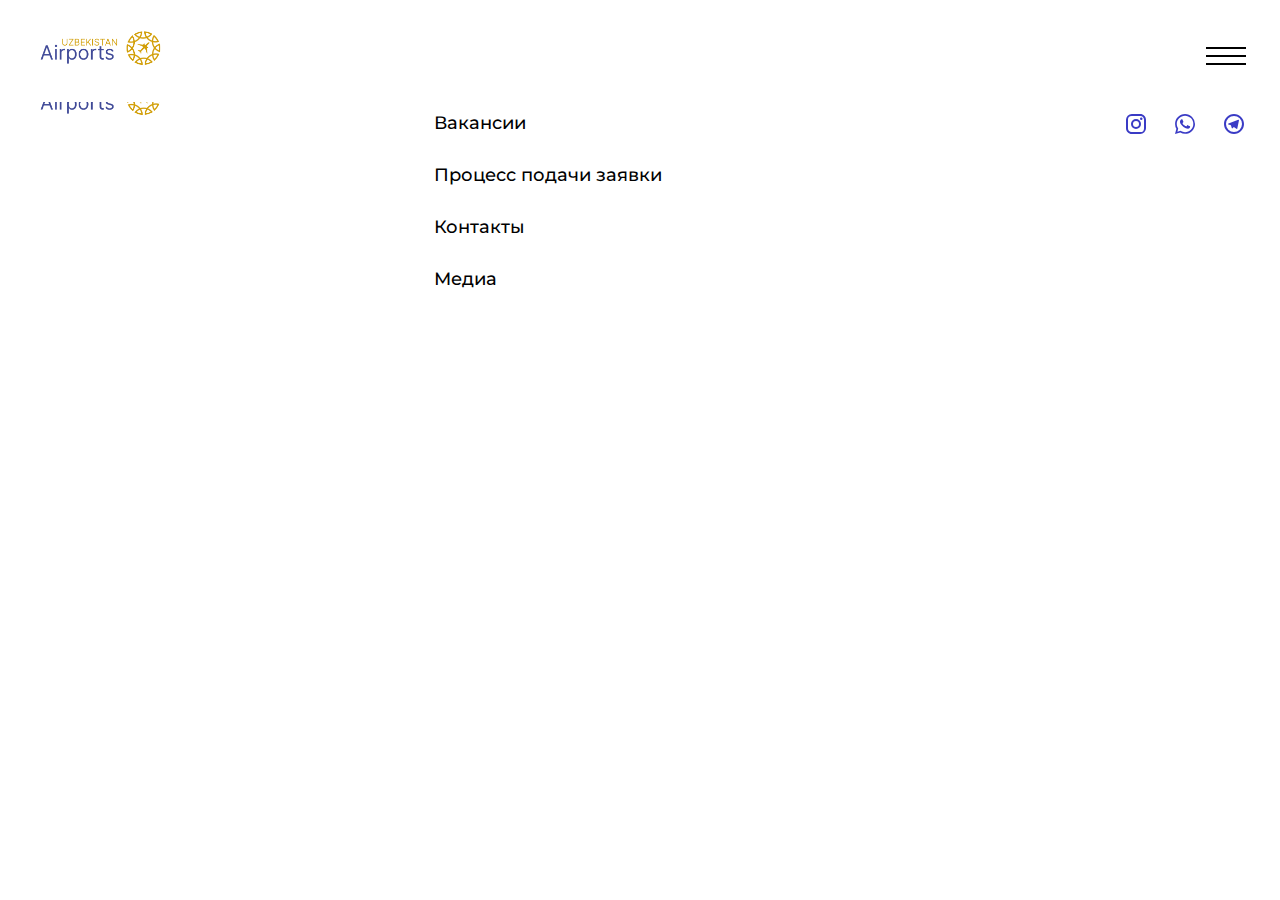
<file: tut.html>
<!DOCTYPE html>
<html lang="en">
<head>
    <meta charset="UTF-8">
    <meta name="viewport" content="width=device-width, initial-scale=1.0">
    <title>Document</title>
    <link rel="preconnect" href="https://fonts.googleapis.com">
    <link rel="preconnect" href="https://fonts.gstatic.com" crossorigin>
    <link href="https://fonts.googleapis.com/css2?family=Montserrat:ital,wght@0,100..900;1,100..900&display=swap" rel="stylesheet">
    <link rel="stylesheet" href="css/style.css">
    <link rel="stylesheet" href="css/enter.css">
</head>
<body>
    <div class="header header-vacancy">
        <div class="container">
            <nav class="header__inner">
                <a href="index.html" class="logo">
                    <img src="images/logo.png" alt="logo" class="logo__img">
                </a>
                <button class="menu__btn">
                    <span></span>
                    <span></span>
                    <span></span>
                </button>
                <div class="menu__wrapper menu__wrapper-page">
                    <ul class="menu__list menu__list--left">
                        <li class="menu__list-mobile">
                            <img src="images/logo.png" alt="logo" class="menu__logo__img">
                        </li>
                        <li class="menu__list-mobile-close">
                            <button class="mobile-close">
                                <img src="images/close.svg" alt="close" class="close__img">
                            </button>
                        </li>
                        <li class="menu__list-item menu__list-item-mobile">
                            <a href="index.html" class="menu__list-link">О компании</a>
                        </li>
                        <li class="menu__list-item">
                            <a href="vacancy.html" class="menu__list-link">Вакансии</a>
                        </li>
                        <li class="menu__list-item">
                            <a href="application.html" class="menu__list-link">Процесс подачи заявок</a>
                        </li>
                        <li class="menu__list-item">
                            <a href="contacts.html" class="menu__list-link">Контакты</a>
                        </li>
                        <li class="menu__list-item">
                            <a href="news.html" class="menu__list-link">Блог и новости</a>
                        </li>
                    </ul>
                    <ul class="menu__list menu__list--right">
                        <li class="menu__list-item">
                            <a href="enter.html" class="menu__list-link">Вход</a>
                        </li>
                        <li class="menu__list-item">
                            <a href="#" class="menu__list-link">
                                <img src="images/russia.svg" alt="language-logo" class="menu__link-language">
                            </a>
                        </li>
                    </ul>
                </div>
            </nav>
        </div>
    </div>
    <div class="main">

    </div>
    <div class="footer">
        <div class="container">
            <nav class="footer__inner">
                <a href="index.html" class="footer__logo">
                    <img src="images/logo.png" alt="logo" class="logo__img">
                </a>
                <div class="footer__menu">
                    <div class="footer__menu-center">
                        <ul class="footer__menu-list footer__menu-list--left">
                            <li class="footer__menu-item">
                                <a href="index.html" class="footer__menu-link">О компании</a>
                            </li>
                            <li class="footer__menu-item">
                                <a href="vacancy.html" class="footer__menu-link">Вакансии</a>
                            </li>
                            <li class="footer__menu-item">
                                <a href="application.html" class="footer__menu-link">Процесс подачи заявки</a>
                            </li>
                        </ul>
                        <ul class="footer__menu-list">
                            <li class="footer__menu-item">
                                <a href="contacts.html" class="footer__menu-link">Контакты</a>
                            </li>
                            <li class="footer__menu-item">
                                <a href="#" class="footer__menu-link">Медиа</a>
                            </li>
                        </ul>
                    </div>
                   
                    <ul class="footer__menu-list">
                        <p class="footer__menu-item">Мы в соцсетях</p>
                        <li class="footer__menu-item footer__menu-item-app">
                            <a href="#" class="footer__menu-app">
                                <img src="images/instagram.svg" alt="instagram-logo" class="footer__item-img">
                            </a>
                            <a href="#" class="footer__menu-app">
                                <img src="images/whatsapp.svg" alt="whatsapp-logo" class="footer__item-img">
                            </a>
                            <a href="#" class="footer__menu-app">
                                <img src="images/telegram.svg" alt="telegram-logo" class="footer__item-img">
                            </a>
                        </li>
                    </ul>
                </div>
            </nav>
        </div>
    </div>
    <script src="js/main.min.js"></script>
</body>
</html>
</file>
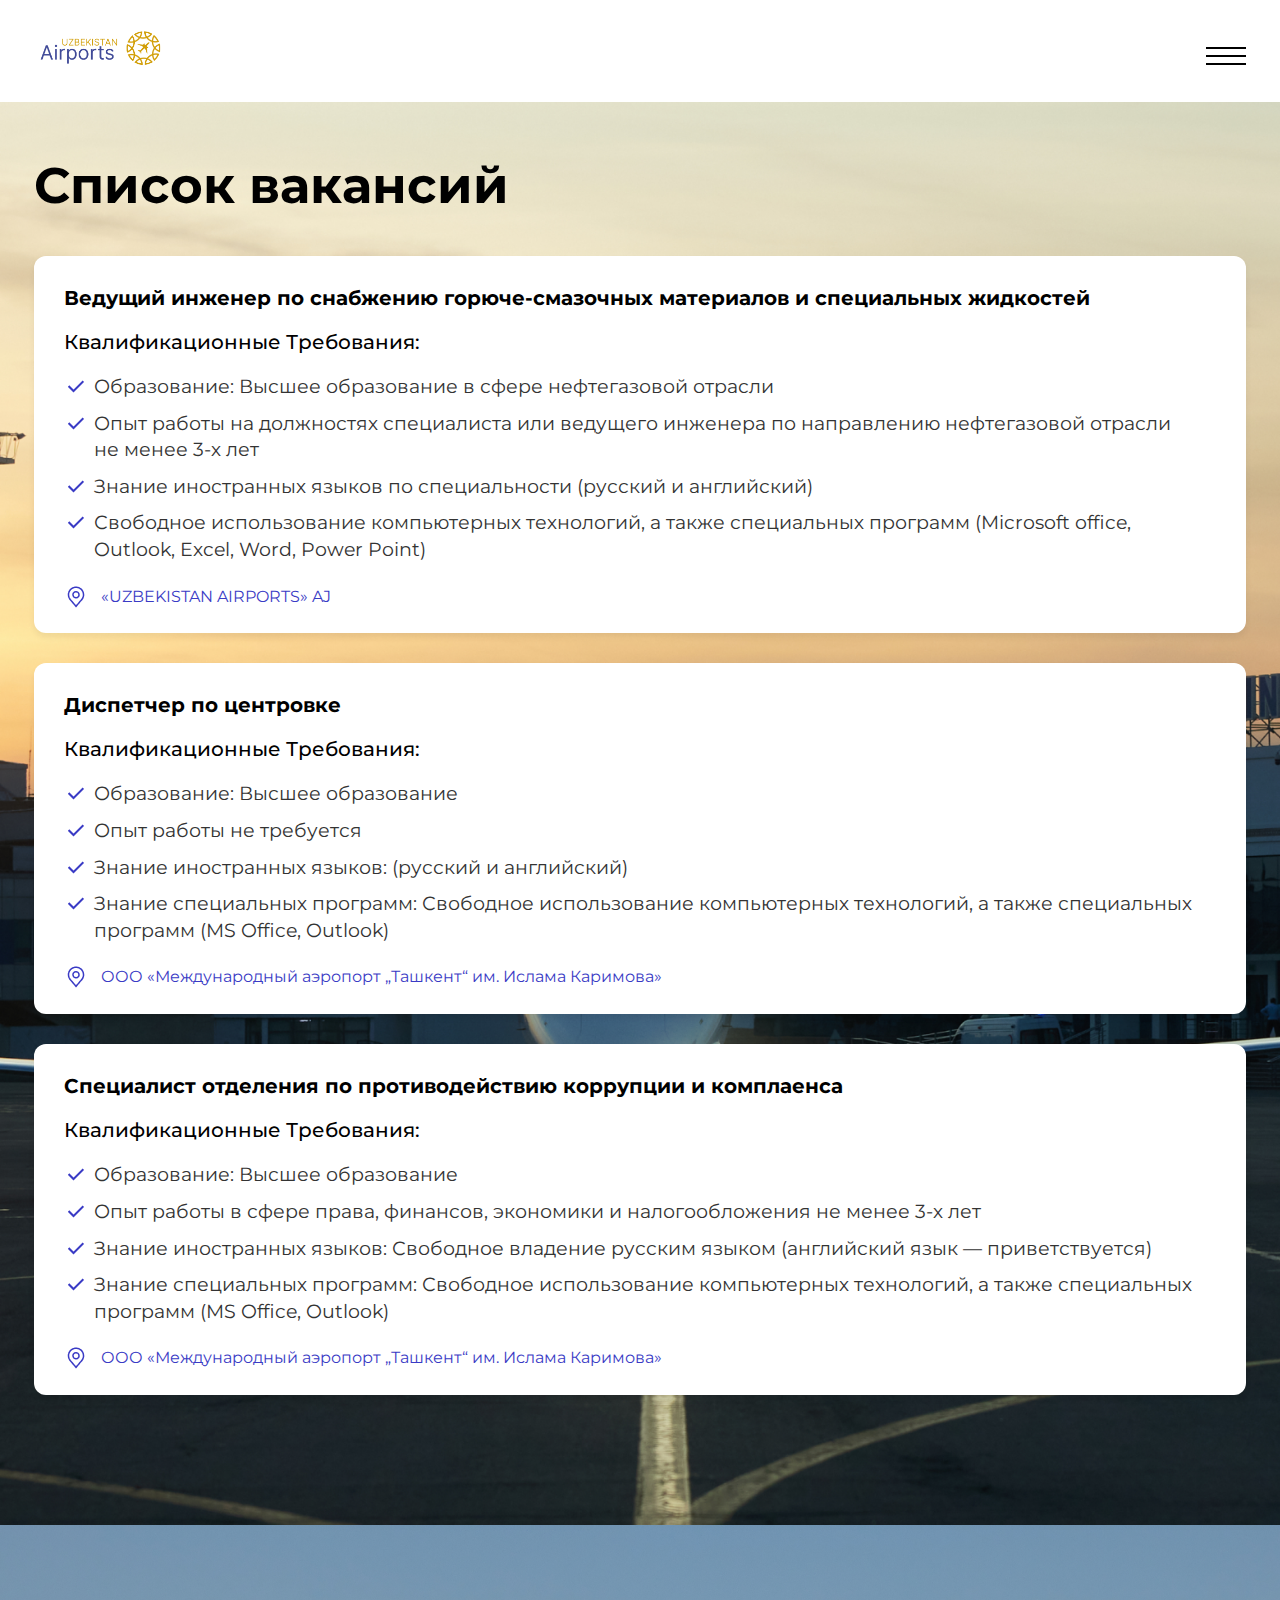
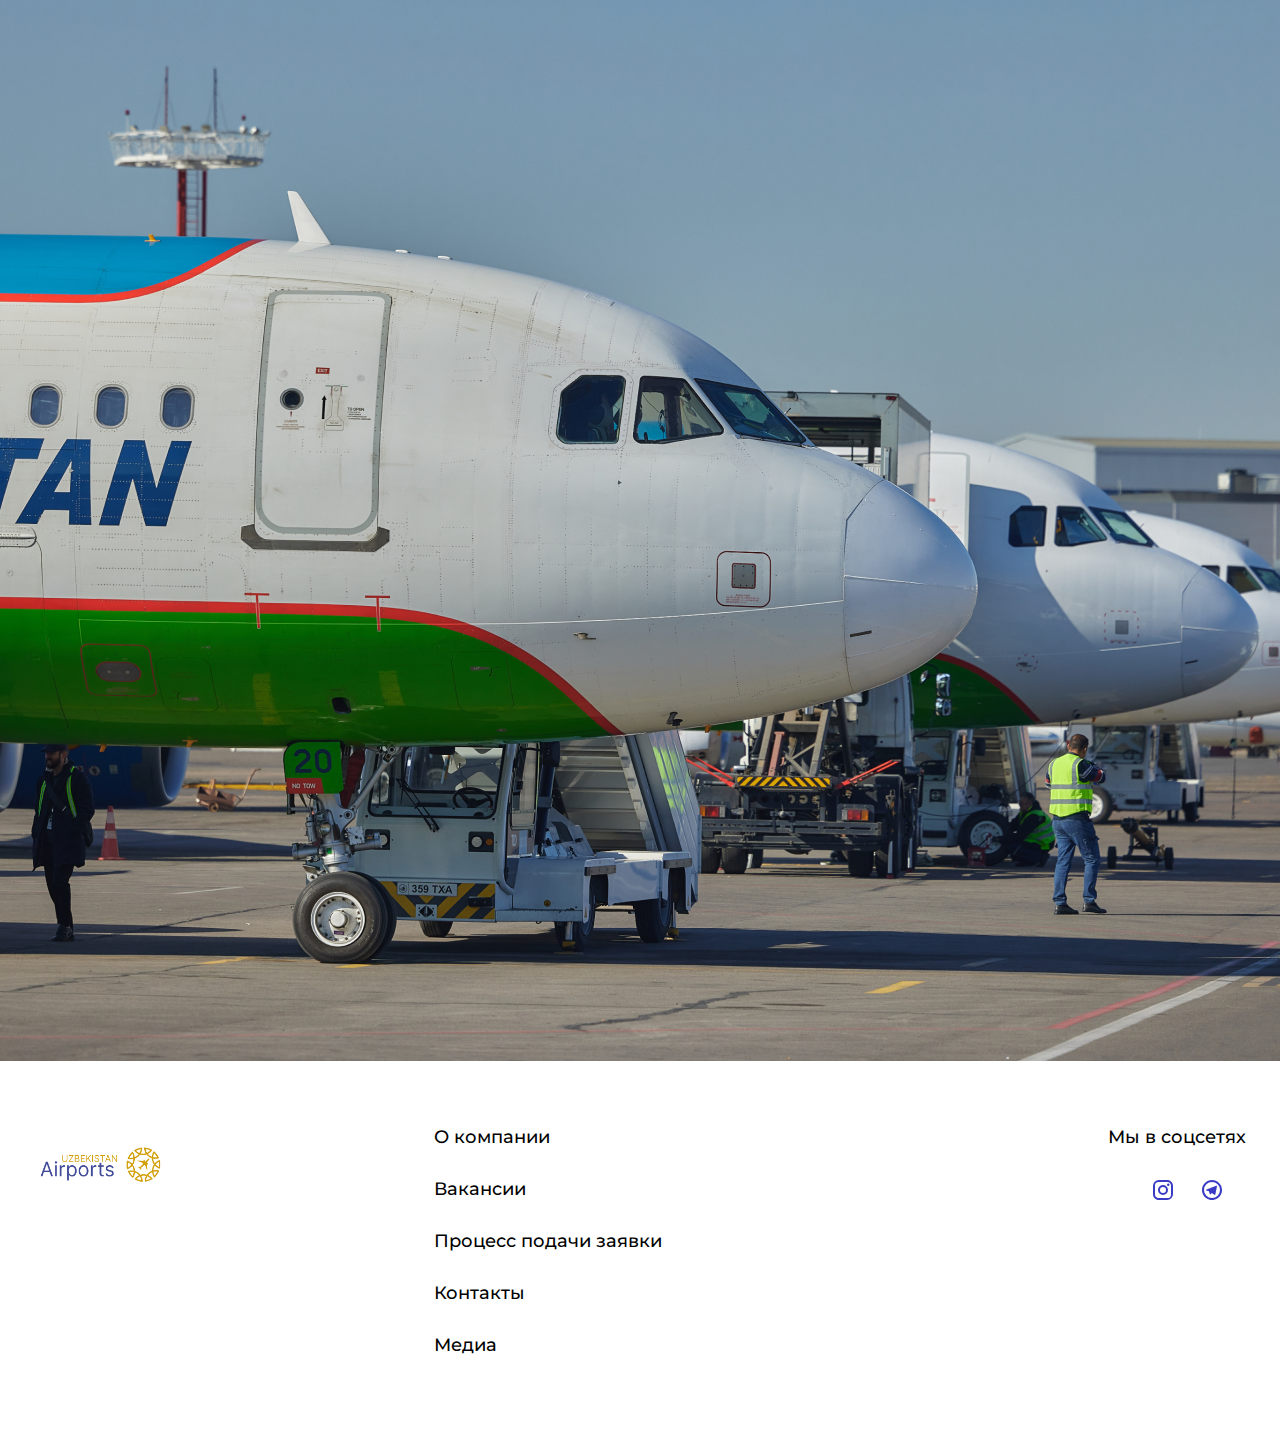
<file: vacancy.html>
<!DOCTYPE html>
<html lang="en">
<head>
    <meta charset="UTF-8">
    <meta name="viewport" content="width=device-width, initial-scale=1.0">
    <title>Document</title>
    <link rel="preconnect" href="https://fonts.googleapis.com">
    <link rel="preconnect" href="https://fonts.gstatic.com" crossorigin>
    <link href="https://fonts.googleapis.com/css2?family=Montserrat:ital,wght@0,100..900;1,100..900&display=swap" rel="stylesheet">
    <link rel="stylesheet" href="css/style.css">
    <link rel="stylesheet" href="css/vacancy.css">
</head>
<body>
        <div class="header header-vacancy">
            <div class="container">
                <nav class="header__inner">
                    <a href="index.html" class="logo">
                        <img src="images/logo.png" alt="logo" class="logo__img">
                    </a>
                    <div>
                        <a href="vacancy.html" class="menu__list-vac">Вакансии</a>
                        <a href="contacts.html" class="menu__list-vac">Контакты</a>
                    </div>
                    <button class="menu__btn">
                        <span></span>
                        <span></span>
                        <span></span>
                    </button>
                    <div class="menu__wrapper menu__wrapper-page">
                        <ul class="menu__list menu__list--left">
                            <li class="menu__list-mobile">
                                <img src="images/logo.png" alt="logo" class="menu__logo__img">
                            </li>
                            <li class="menu__list-mobile-close">
                                <button class="mobile-close">
                                    <img src="images/close.svg" alt="close" class="close__img">
                                </button>
                            </li>
                            <li class="menu__list-item menu__list-item-mobile">
                                <a href="https://uzairports.com/" class="menu__list-link">О компании</a>
                            </li>
                            <li class="menu__list-item">
                                <a href="vacancy.html" class="menu__list-link">Вакансии</a>
                            </li>
                            <li class="menu__list-item">
                                <a href="application.html" class="menu__list-link">Процесс подачи заявок</a>
                            </li>
                            <li class="menu__list-item">
                                <a href="contacts.html" class="menu__list-link">Контакты</a>
                            </li>
                            <li class="menu__list-item">
                                <a href="news.html" class="menu__list-link">Блог и новости</a>
                            </li>
                        </ul>
                        <ul class="menu__list menu__list--right">
                            <li class="menu__list-item">
                                <a href="enter.html" class="menu__list-link">Вход</a>
                            </li>
                            <li class="menu__list-item">
                                <a href="#" class="menu__list-link">
                                    <img src="images/russia.svg" alt="language-logo" class="menu__link-language">
                                </a>
                            </li>
                        </ul>
                    </div>
                </nav>
            </div>
        </div>
        <div class="main">
            <section class="vacancy__page" style="background-image: url(images/vacancy-backr.png);     background-repeat: no-repeat;background-size: cover;">
                <div class="mobile__logo">
                    <img src="images/logo.png" alt="logo" class="logo__first">
                </div>
                <div class="container">
                    <div class="vacancy__subheader">
                        <a href="index.html" class="subheader">Главная</a>
                        <img src="images/Vector.svg" alt="right" class="sub__sign">
                        <a href="#" class="subheader">Список вакансий</a>
                    </div>
                    <h2 class="vacancy__header">Cписок вакансий</h2>
                    <div class="card__vacancy">
                        <ul class="card__vacancy-list">
                            <li class="card__vacancy-item">
                                <p class="vacancy-details-title">
                                    Ведущий инженер по снабжению горюче-смазочных материалов и специальных жидкостей
                                </p>
                                <p class="vacancy-details-subtitle">Квалификационные требования:</p>
                                <ul class="vacancy-list-details">  
                                    <li class="vacancy-details-item">
                                        <p class="vacancy-details-requests">
                                            Образование: Высшее образование в сфере нефтегазовой отрасли
                                        </p>
                                    </li>
                                    <li class="vacancy-details-item">
                                        <p class="vacancy-details-requests">
                                            Опыт работы на должностях специалиста или ведущего инженера по направлению нефтегазовой отрасли не менее 3-х лет
                                        </p>
                                    </li>
                                    <li class="vacancy-details-item">
                                        <p class="vacancy-details-requests">
                                            Знание иностранных языков по специальности (русский и английский)
                                        </p>
                                    </li>
                                    <li class="vacancy-details-item">
                                        <p class="vacancy-details-requests">
                                            Свободное использование компьютерных технологий, а также специальных программ (Microsoft office, Outlook, Excel, Word, Power Point)
                                        </p>
                                    </li>
                                </ul>
                                <div class="vacancy-details-bottom">
                                    <a href="#" class="vacancy-details-location">«UZBEKISTAN AIRPORTS» AJ</a>
                                    <form action="details.html">
                                        <button class="vacancy-details-btn">Подробнее</button>
                                    </form>
                                </div>
                            </li>
                            <li class="card__vacancy-item">
                                <p class="vacancy-details-title">Диспетчер по центровке</p>
                                <p class="vacancy-details-subtitle">Квалификационные требования:</p>
                                <ul class="vacancy-list-details">  
                                    <li class="vacancy-details-item">
                                        <p class="vacancy-details-requests">Образование: Высшее образование</p>
                                    </li>
                                    <li class="vacancy-details-item">
                                        <p class="vacancy-details-requests">Опыт работы не требуется</p>
                                    </li>
                                    <li class="vacancy-details-item">
                                        <p class="vacancy-details-requests">Знание иностранных языков: (русский и английский)</p>
                                    </li>
                                    <li class="vacancy-details-item">
                                        <p class="vacancy-details-requests">
                                            Знание специальных программ: Свободное использование компьютерных технологий, а также специальных программ (MS Office, Outlook)
                                        </p>
                                    </li>
                                </ul>
                                <div class="vacancy-details-bottom">
                                    <a href="#" class="vacancy-details-location">
                                        ООО «Международный аэропорт „Ташкент“ им. Ислама Каримова»
                                    </a>
                                    <form action="details.html">
                                        <button class="vacancy-details-btn">Подробнее</button>
                                    </form>
                                </div>
                            </li>
                            <li class="card__vacancy-item">
                                <p class="vacancy-details-title">
                                    Специалист отделения по противодействию коррупции и комплаенса
                                </p>
                                <p class="vacancy-details-subtitle">Квалификационные требования:</p>
                                <ul class="vacancy-list-details">  
                                    <li class="vacancy-details-item">
                                        <p class="vacancy-details-requests">
                                            Образование: Высшее образование
                                        </p>
                                    </li>
                                    <li class="vacancy-details-item">
                                        <p class="vacancy-details-requests">
                                            Опыт работы в сфере права, финансов, экономики и налогообложения не менее 3-х лет
                                        </p>
                                    </li>
                                    <li class="vacancy-details-item">
                                        <p class="vacancy-details-requests">
                                            Знание иностранных языков: Свободное владение русским языком (английский язык — приветствуется)
                                        </p>
                                    </li>
                                    <li class="vacancy-details-item">
                                        <p class="vacancy-details-requests">
                                            Знание специальных программ: Свободное использование компьютерных технологий, а также специальных программ (MS Office, Outlook)
                                        </p>
                                    </li>
                                </ul>
                                <div class="vacancy-details-bottom">
                                    <a href="#" class="vacancy-details-location">
                                        ООО «Международный аэропорт „Ташкент“ им. Ислама Каримова»
                                    </a>
                                    <form action="details.html">
                                        <button class="vacancy-details-btn">Подробнее</button>
                                    </form>
                                </div>
                            </li>
                        </ul>

                        <div class="card__vacancy-media">
                            <img src="images/logo.png" alt="logo" class="vacancy-media-logo">
                            <p class="vacancy-media-text">
                                Актуальные вакансии в нашем Telegram и instagram
                            </p>
                            <div class="card__vacancy-icons">
                                <p class="vacancy-icons-title">Подпишитесь</p>
                                <div class="vacancy__mini-card">
                                    <a href="#" class="vacancy-icons-social">
                                        <img src="images/instagram.svg" alt="instagram" class="vacancy-icons-insta">
                                    </a>
                                    <a href="#" class="vacancy-icons-social">
                                        <img src="images/telegram.svg" alt="telegram" class="vacancy-icons-telegram">
                                    </a>
                                </div>
                            </div>
                            <img src="images/media-pic.png" alt="plane" class="vacancy-media-pic">
                        </div>
                    </div>
                </div>
            </section>
            <section class="vacancy__main__picture">
                <img src="images/vacancy_main-pic.png" alt="plane" class="main__picture-plane">
            </section>
        </div>
        <div class="footer">
            <div class="container">
                <nav class="footer__inner">
                    <a href="index.html" class="footer__logo">
                        <img src="images/logo.png" alt="logo" class="logo__img">
                    </a>
                    <div class="footer__menu">
                        <div class="footer__menu-center">
                            <ul class="footer__menu-list footer__menu-list--left">
                                <li class="footer__menu-item">
                                    <a href="https://uzairports.com/" class="footer__menu-link">О компании</a>
                                </li>
                                <li class="footer__menu-item">
                                    <a href="vacancy.html" class="footer__menu-link">Вакансии</a>
                                </li>
                                <li class="footer__menu-item">
                                    <a href="application.html" class="footer__menu-link">Процесс подачи заявки</a>
                                </li>
                            </ul>
                            <ul class="footer__menu-list">
                                <li class="footer__menu-item">
                                    <a href="contacts.html" class="footer__menu-link">Контакты</a>
                                </li>
                                <li class="footer__menu-item">
                                    <a href="news.html" class="footer__menu-link">Медиа</a>
                                </li>
                            </ul>
                        </div>
                       
                        <ul class="footer__menu-list">
                            <p class="footer__menu-item">Мы в соцсетях</p>
                            <li class="footer__menu-item footer__menu-item-app">
                                <a href="#" class="footer__menu-app">
                                    <img src="images/instagram.svg" alt="instagram-logo" class="footer__item-img">
                                </a>
                                <a href="#" class="footer__menu-app">
                                    <img src="images/telegram.svg" alt="telegram-logo" class="footer__item-img">
                                </a>
                            </li>
                        </ul>
                    </div>
                </nav>
            </div>
        </div>
    </div>

    <script src="js/main.min.js"></script>
</body>
</html>
</file>
<file: css/style.css>
html{box-sizing:border-box}*,*::after,*::before{box-sizing:inherit;margin:0;padding:0}html,body{height:100%}ul{list-style:none}a{text-decoration:none;color:inherit}.section-title{margin-bottom:60px;font-weight:700;font-size:62px}.wrapper{min-height:100%;display:flex;flex-direction:column}body{font-family:"Montserrat",sans-serif;font-size:18px;font-weight:500}.container{max-width:1920px;margin:0 auto;padding:0 105px}.logo__img{margin-top:10px;padding-bottom:10px;width:183px}.header{background-color:#fff;position:fixed;width:100%;z-index:1}.header-main{background-color:#00102e;position:fixed;z-index:2;width:100%}.menu__list-vac{display:none}.mobile__logo{display:none}.header__inner{display:flex;justify-content:space-between;align-items:center}.menu{display:flex;row-gap:10px}.menu__btn{display:none;width:40px;height:18px;background:none;border:none}.menu__btn span{background-color:#fff;height:2px;width:100%}.menu__wrapper{display:flex;gap:350px}.mySwiper{width:100%;height:100%;position:absolute;top:0;left:0;z-index:-1}.mySwiper .swiper-slide{background-repeat:no-repeat;background-size:cover;background-position:center}.mySwiper .swiper-slide--1{background-image:url("../images/1.jpg")}.mySwiper .swiper-slide--2{background-image:url("../images/2.jpg");background-size:cover;object-fit:cover}.mySwiper .swiper-slide--3{background-image:url("../images/3.jpg")}.mySwiper .swiper-slide--4{background-image:url("../images/4.jpg")}.mySwiper .swiper-slide--5{background-image:url("../images/5.jpg")}.mySwiper .swiper-slide--6{background-image:url("../images/6.jpg")}.mySwiper .swiper-slide--7{background-image:url("../images/7.jpg")}.menu__list{display:flex;gap:50px}.menu__list-mobile{display:none}.menu__list-mobile-close{display:none}.menu__list-link{font-weight:500;font-size:20px;color:#fff}.footer{background-color:#fff;padding:60px 0 68px;color:#000}.footer__inner{display:flex;justify-content:space-between;align-items:center}.footer__menu{width:70%;display:flex;justify-content:space-between}.footer__menu-center{display:flex}.logo__bottom-img{width:275px;padding-bottom:15px}.footer__menu-list--left{margin-right:150px}.footer__menu-item{margin-bottom:30px}.footer__menu-app{margin-left:20px}.footer__menu-item-app{text-align:center}.main{flex-grow:1}.title{margin-top:575px;margin-bottom:65px;font-weight:700;font-size:100px;color:#fff}.first-section{background-image:url("./images/plain.jpg");background-repeat:no-repeat;background-size:cover;background-position:center;position:relative}.about-us{padding:120px 0 120px 0}.about-us__list{display:grid;grid-template-columns:repeat(4, 1fr);gap:197px;text-align:center}.about-us__item-img{margin-bottom:12px}.about-us__item-title{margin-bottom:12px;font-weight:700;font-size:62px}.about-us__item-text{text-align:center;font-weight:400;font-size:22px}.vacancy{background:#cdd9e5;padding:124px 0 140px}.vacancy-top{display:flex;justify-content:space-between}.vacancy-title{font-weight:700;font-size:62px}.vacancy-btn{border-radius:10px;border:none;padding:23px 50px 24px 50px;width:230px;height:69px;background:#f4bb0f;font-weight:600;font-size:18px;color:#fff;cursor:pointer}.card__list{margin-top:60px;display:grid;grid-template-columns:repeat(3, 1fr);gap:40px}.card__item{box-shadow:0 4px 6px 0 rgba(0,0,0,.06);background:#fff;border-radius:12px;padding:40px;display:flex;flex-direction:column;justify-content:space-between}.card-logo{width:109px}.card-title{margin-top:30px;font-weight:600;font-size:26px;color:#000}.card-location{margin-top:42px;font-weight:500;font-size:18px;color:#3a3bc5}.questions__wrapper{display:flex;flex-direction:row;margin-top:120px;margin-bottom:120px;max-width:100%}.questions__block{margin-left:40px;width:100%}.questions__block-wrapper{flex-grow:1}.questions__block-title{margin-bottom:42px;font-weight:700;font-size:62px}.questions-img{border-radius:12px}.accordeon__item{border-bottom:2px solid #485ca5;padding:30px 0 30px 0;position:relative;cursor:pointer}.accordeon__item:first-child{border-top:2px solid #485ca5}.accordeon__trigger::before{content:"";position:absolute;width:32px;height:32px;background-image:url(../images/plus.svg);right:1px;top:28px;transition:transform 400ms}.accordeon__item-active .accordeon__trigger::before{transform:rotate(45deg)}.accordeon__trigger-question{background-color:rgba(0,0,0,0);border:none;font-weight:600;font-size:24px;color:#000}.accordeon__content{padding-top:10px;display:none}.accordeon__item-active .accordeon__content{display:block}.accordeon__content p{margin-top:10px}.news{background:#cdd9e5}.news__wrapper-title{margin-top:123px;display:flex;justify-content:space-between;align-items:center}.news-title__button-prev,.news-title__button-next{background:none;border:none}.news-title__button-prev{margin-right:16px}.news-title__button-prev:after,.swiper-rtl .news-title__button-next:after{content:"prev"}.news-title__button-next,.swiper-rtl .news-title__button-prev{right:var(--swiper-navigation-sides-offset, 10px);left:auto}.news-title__button-next:after,.swiper-rtl .news-title__button-prev:after{content:"next"}.news-title__button-prev:after,.news-title__button-next:after{font-family:swiper-icons;font-size:60px;text-transform:none !important;letter-spacing:0;font-variant:initial;line-height:1}.news-title{color:#000;font-weight:700;font-size:62px}.slide__container{margin-top:63px;margin-bottom:140px;display:flex;align-items:center;justify-content:center}.swiper{overflow:scroll}.news__video{width:983px;height:768px}.news__main-video{object-fit:cover;margin-right:30px;border-radius:12px;max-width:100%;height:99.5%}.news__card{border-radius:12px;background:#fff;box-shadow:0 4px 6px 0 rgba(0,0,0,.06);width:544px}.news__card-image{max-width:100%;height:380px}.news__card-image img{width:100%;height:100%;object-fit:cover}.news__card-image .news-img{border-radius:12px 12px 0 0}.news__card-content{padding:10px 16px 20px 16px}.news__card-time{margin-top:10px;font-weight:400;font-size:16px;color:#93939b}.news__card-title{margin-top:12px;font-weight:700;font-size:24px;color:#000}.news__card-text{margin-top:12px;font-weight:400;font-size:18px;line-height:150%;color:#000;text-overflow:ellipsis;overflow:hidden;max-width:100%;display:inline-block;display:-webkit-box;-webkit-line-clamp:7;-webkit-box-orient:vertical}.swiper-button-next,.swiper-button-prev{color:blue}@media(max-width: 1919px){.container{padding:0 43px}.mySwiper .swiper-slide--1{background-image:url("../images/3.jpg")}.menu__wrapper{gap:135px}.title{font-size:70px}.section-title{font-size:55px}.about-us__list{gap:100px}.about-us__item-text{font-size:16px}.vacancy-title{font-size:47px}.card-title{font-size:20px}.card-location{font-size:17px}.question__picture-block{width:625px;height:890px}.questions-img{width:625px;height:890px;object-fit:cover}.questions__block-title{font-size:55px}.accordeon{width:95%}.accordeon__trigger-question{font-size:20px;margin-right:120px;text-align:start}.news-title{font-size:55px}.news__video{width:783px;height:568px}.news__card-title{font-size:20px}.news__card-text{font-size:16px;-webkit-line-clamp:3}.image__content{height:50%}.news__card{width:344px}.news__card-image{height:275px}.news__main-video{height:100%}}@media(max-width: 1365px){.container{padding:0 34px}.header__inner{margin-top:10px}.menu__wrapper{position:absolute;flex-direction:column;transform:translateY(-1000%);gap:0;top:0;right:0;width:440px;margin:0 auto;background-color:#fff;transition:transform .5s ease;border-radius:24px 0 0 24px;height:470px}.menu__list{display:block;text-align:left;gap:25px}.menu__list--right{display:flex;margin-top:34px}.menu__list--right .menu__list-link{margin-top:10px;font-weight:600;font-size:18px;margin-bottom:50px}.menu__list-open{transform:translateY(0%)}.menu__list-mobile{display:block;width:132px;height:66px;margin-top:12px;margin-left:33px}.menu__logo__img{height:55px;margin-top:15px}.menu__list-mobile-close{display:block}.mobile-close{padding:0;border:none;background-color:rgba(0,0,0,0);position:absolute;top:28px;right:34px}.menu__list-item-mobile{margin-top:50px}.menu__list-link{color:#000;margin-left:33px;margin-top:50px;font-weight:400;font-size:22px}.menu__list-item{margin-bottom:16px}.menu__btn{display:flex;flex-direction:column;justify-content:space-between}.logo__img{margin-top:16px}.title{font-size:50px}.section-title{font-size:40px}.about-us{padding:80px 0 120px 0}.about-us__item-title{font-size:40px}.about-us__list{overflow:scroll}.about-us__item{margin-right:50px}.about-us__item-text{font-size:17px;white-space:nowrap}.vacancy{padding:80px 0 100px}.vacancy-title{font-size:40px}.vacancy-btn{display:none}.card{overflow:scroll}.card__list{display:flex}.card__item{flex-shrink:0;width:500px}.questions__wrapper{flex-direction:column}.question__picture-block{width:100%;height:490px}.questions-img{width:100%;height:490px;object-fit:cover;border-radius:10px}.questions__block-title{font-size:40px;margin-top:40px}.questions__block{margin-left:0}.accordeon{width:100%}.swiper{overflow:scroll}.news__wrapper-title{margin-top:80px}.news-title{font-size:40px}.slide__container{margin-top:40px;margin-bottom:100px}.news__video{width:700px;height:570px}.swiper-button_wrapper{display:none}.footer__logo{width:132px;height:66px}.logo__img{width:132px;margin-top:6px}.card__item{width:400px;padding:30px}.footer__inner{align-items:start}.footer__menu-center{flex-direction:column}.footer__menu-list{margin-right:0}.footer__menu-item{font-weight:500;font-size:18px}.footer__menu-link{font-size:18px;white-space:nowrap}.logo__bottom-img{width:132px}}@media(max-width: 767px){.container{padding:0 16px}.mySwiper .swiper-slide--1{background-image:url("../images/1-mobile.jpg")}.mySwiper .swiper-slide--2{background-image:url("../images/2-mobile.jpg")}.mySwiper .swiper-slide--3{background-image:url("../images/3-mobile.jpg")}.mySwiper .swiper-slide--4{background-image:url("../images/4-mobile.jpg")}.mySwiper .swiper-slide--5{background-image:url("../images/5-mobile.jpg")}.mySwiper .swiper-slide--6{background-image:url("../images/6-mobile.jpg")}.mySwiper .swiper-slide--7{background-image:url("../images/7-mobile.jpg")}.header{bottom:0}.menu__wrapper{position:fixed;top:0;width:100%;height:100vh;border-radius:0}.logo{display:none}.menu__list-vac{display:initial;padding-right:20px;font-weight:400;font-size:14px;color:#fff}.menu__list-mobile{margin-left:13px;margin-top:5px}.menu__list-item-mobile{margin-top:20px}.menu__logo__img{height:40px;margin-left:10px}.mobile-close{top:18px;right:15px}.close-img{width:30px}.menu__list--right{margin-top:15px}.menu__list--right .menu__list-link{font-size:16px}.menu__list-link{font-size:15px;margin-left:23px}.logo__img{width:95px;margin-top:15px}.mobile__logo{display:block;width:96px}.logo__first{margin-top:16px;margin-left:16px;width:96px}.header__inner{margin-top:25px;margin-bottom:20px}.title{margin-top:400px;font-weight:700;font-size:25px}.about-us{padding:60px 0 80px 0}.section-title{font-weight:700;font-size:23px;margin-bottom:30px}.about-us__list{gap:15px}.about-us__item{margin-left:40px;margin-right:30px}.about-us__item-img{width:60px;height:60px}.about-us__item-title{font-weight:700;font-size:23px}.about-us__item-text{font-size:16px}.vacancy{padding:60px 0 80px 0}.vacancy-title{font-weight:700;font-size:23px}.card__item{width:328px;padding:20px 20px 31px 20px}.card-title{font-size:18px}.card-location{font-size:16px}.questions__wrapper{margin-top:60px;margin-bottom:80px}.question__picture-block{height:372px}.questions-img{height:372px}.questions__block-title{font-size:23px}.accordeon__trigger-question{font-size:18px}.news__wrapper-title{margin-top:60px}.news-title{font-size:23px}.slide__container{margin-top:30px;margin-bottom:80px}.news__video{width:328px;height:372px}.news__card{width:275px}.news__card-content{padding:5px 8px 15px 8px}.news__card-image{height:184px}.news__card-time{font-size:12px}.news__card-title{margin-top:7px;font-size:14px}.news__card-text{margin-top:9px;font-size:10px}.footer__inner{flex-direction:column}.footer__menu{flex-direction:column;margin-top:20px}.footer__menu-item-app{text-align:left}.footer__menu-app{margin-left:0}}
</file>
<file: css/contacts.css>
.menu__wrapper-page{gap:266px}.vacancy__page{padding:50px 0 100px 0;background-color:#cdd9e5}.header-vacancy .menu__list-link{color:#000}.menu__list-vac{display:none}.application__proccess{padding:50px 0 140px 0;background-color:#cdd9e5}.vacancy__subheader{display:flex;flex-direction:row;gap:15px;align-items:center}.subheader{font-weight:500;font-size:18px;color:#000}.sub__sign{width:16px;height:16px}.contacts{padding-top:210px}.contacts__main{margin-top:60px}.contacts-title{margin-top:17px;font-weight:700;font-size:100px;line-height:120%;color:#000}.contacts__main-form{padding:164px 0 164px 0}.contacts-form{background-color:#fff;width:544px;padding:65px;border-radius:20px}.form__title{font-weight:500;font-size:36px;line-height:110%;color:#000}.form__text{margin-top:47px;margin-bottom:32px;font-weight:400;font-size:18px;line-height:140%;color:#000}.contacts-form__item{display:block;width:100%;padding:18px 26px;font-size:18px;font-weight:400;line-height:1.5;color:#000;-webkit-appearance:none;-moz-appearance:none;appearance:none;background-color:#fff;background-clip:padding-box;border:1px solid #3a3bc5;border-radius:10px;transition:border-color .15s ease-in-out,box-shadow .15s ease-in-out;margin-bottom:16px}.contacts-form__item-comment{padding:18px 0 43px 26px}.form__btn{margin-top:4px;border-radius:10px;width:414px;height:68px;background:#3a3bc5;font-weight:400;font-size:18px;color:#fff}.checkbox__block{margin-top:16px;display:flex;align-items:center}.checkbox__btn{width:17px;height:17px;background-color:#3a3bc5}.checkbox__text{font-weight:400;font-size:18px;color:#646464;margin-left:7px}.contacts__location-title{margin-top:120px;margin-left:104px;font-weight:700;font-size:62px;line-height:120%;color:#000}.contacts__location-map{margin-top:60px}.contacts__cards{padding:62px 158px 94px 158px;display:flex;justify-content:space-between}.contacts__cards-list{display:flex}.contacts__cards-item{width:308px;margin-left:36px}.contacts__cards-title{margin-bottom:18px;font-weight:700;font-size:22px;line-height:120%;color:#000}.contacts__cards-text{font-weight:400;font-size:18px;line-height:120%;color:#000}.contacts__cards-img{margin-top:10px;height:50px}.contacts__cards-location{height:60px}@media(max-width: 1919px){.container{padding:0 43px}.menu__wrapper{gap:135px}.contacts{padding-top:180px}.contacts-title{margin-top:58px;font-size:70px}.contacts__location-title{margin-left:43px}.contacts__cards{padding:62px 43px 30px 43px}.contacts__cards-list{margin-right:90px}.footer__menu{width:67%}.footer__menu-list--left{margin-right:170px}}@media(max-width: 1490px){.menu__list-link{font-size:17px}}@media(max-width: 1365px){.container{padding:0 34px}.menu__wrapper{position:absolute;flex-direction:column;transform:translateY(-1000%);gap:0;top:0;right:0;width:440px;margin:0 auto;background-color:#fff;transition:transform .5s ease;border-radius:24px 0 0 24px;height:470px;box-shadow:0px 1px 20px #000}.menu__list{display:block;text-align:left;gap:25px}.menu__list--right{display:flex;margin-top:34px}.menu__list--right .menu__list-link{margin-top:10px;font-weight:600;font-size:18px;margin-bottom:50px}.menu__list-open{transform:translateY(0%)}.menu__list-mobile{display:block;width:132px;height:66px;margin-top:12px;margin-left:33px}.menu__logo__img{height:55px;margin-top:15px}.menu__list-mobile-close{display:block}.mobile-close{padding:0;border:none;background-color:rgba(0,0,0,0);position:absolute;top:28px;right:34px}.menu__list-item-mobile{margin-top:50px}.menu__list-link{color:#000;margin-left:33px;margin-top:50px;font-weight:400;font-size:22px}.menu__list-item{margin-bottom:16px}.menu__btn{display:flex;flex-direction:column;justify-content:space-between}.menu__btn span{background-color:#000}.logo__img{margin-top:16px;margin-bottom:16px}.vacancy__subheader{display:none}.contacts-title{margin-top:0}.contacts__main{margin-top:40px}.contacts__location-title{margin-top:80px;margin-left:34px;font-size:50px}.contacts__location-map{margin-top:80px}.contacts__cards{padding:40px;flex-wrap:wrap}.contacts__cards-item{margin-left:20px}.contacts__cards-list{margin-right:0;width:50%}.contacts__cards-title{font-size:20px;margin-bottom:12px}.contacts__cards-text{font-size:17px}.contacts__cards-img{margin-top:5px}.contacts__cards-location{height:65px}.contacts__cards-list{margin-top:40px}.footer__inner{align-items:start}.footer__menu-center{flex-direction:column}.footer__menu-list{margin-right:0}.footer__menu-item{font-weight:500;font-size:18px}.footer__menu-link{font-size:18px;white-space:nowrap}}@media(max-width: 767px){.container{padding:0 16px}.header{bottom:0}.menu__list-vac{display:initial;padding-right:20px;font-weight:400;font-size:14px;color:#000}.menu__wrapper{position:fixed;top:0;width:100%;height:100vh;border-radius:0}.menu__list-mobile{margin-left:13px;margin-top:5px}.menu__list-item-mobile{margin-top:20px}.menu__logo__img{height:40px;margin-left:10px}.mobile-close{top:18px;right:15px}.close-img{width:30px}.menu__list--right{margin-top:15px}.menu__list--right .menu__list-link{font-size:16px}.menu__list-link{font-size:15px;margin-left:23px}.header__inner{margin-top:13px}.logo__img{margin-top:0;margin-bottom:0}.contacts{padding-top:0}.contacts-title{margin-top:40px;font-size:25px}.contacts__main{margin-top:30px}.contacts__main-form{padding:84px 0 84px 0}.contacts-form{width:328px;padding:20px}.form__title{font-size:18px}.form__text{margin-top:20px;margin-bottom:20px;font-size:16px}.contacts-form__item{font-size:16px}.form__btn{width:100%}.checkbox__btn{width:16px;height:15px}.checkbox__text{font-size:15px;margin-left:10px}.contacts__location-title{font-size:23px;margin-left:16px}.contacts__location-map{margin-top:30px}.contacts__cards{padding:0 16px;display:block}.contacts__map{height:416px}.contacts__cards-img{height:30px}.contacts__cards-location{height:40px}.contacts__cards-list{margin-top:20px;width:100%}.contacts__cards-item{margin-left:13px}.contacts__cards-title{font-size:18px}.contacts__cards-text{font-size:16px}.enter-form__item{width:280px}.footer{padding:50px 0 50px 0}.footer__menu-item{margin-bottom:20px}.footer__item-img{margin-right:16px}}
</file>
<file: css/details.css>
.menu__wrapper-page{gap:266px}.vacancy__page{padding:50px 0 100px 0;background-color:#cdd9e5}.header-vacancy .menu__list-link{color:#000}.menu__list-vac{display:none}.application__proccess{padding:50px 0 140px 0;background-color:#cdd9e5}.vacancy__subheader{display:flex;flex-direction:row;gap:15px}.subheader{font-weight:500;font-size:18px;color:#fff}.vacancy__details{background-color:#cdd9e5;padding:125px 0 140px 0}.details__header{margin-top:40px;font-weight:700;font-size:100px;line-height:120%;color:#000}.details__block{margin-top:60px}.card__vacancy-media{box-shadow:0 4px 6px 0 rgba(0,0,0,.06);background:#fff;padding:32px;border-radius:12px;width:26.5%;height:502px}.vacancy-media-logo{width:108px}.vacancy-media-text{margin-top:14px;font-weight:500;font-size:19px;line-height:120%;font-variant:small-caps;color:var(--black-242424)}.card__vacancy-icons{margin-top:14px;display:flex;justify-content:space-between}.vacancy-icons-title{font-weight:500;font-size:18px;line-height:120%;font-variant:small-caps;color:#3a3bc5}.vacancy-icons-social{margin-left:15px}.vacancy-media-pic{margin-top:15px}.details__block{display:flex;justify-content:space-between}.details__block-1{width:65%;border-radius:12px;padding:40px;box-shadow:0 4px 6px 0 rgba(0,0,0,.06);background:#fff}.block-1__title{font-weight:700;font-size:26px;line-height:120%}.block-1__fourbtn{margin-top:30px;display:flex;justify-content:space-between}.block-1__btn{display:flex;align-items:center;border-radius:4px;padding:10px 20px;height:44px;border:none;font-weight:500;font-size:16px;line-height:120%;color:#fff;cursor:pointer}.block-1__btn-1{width:273px;background:#35ba3a}.block-1__btn-2{width:226px;background:#3a3bc5}.block-1__btn-3{width:246px;background:#f4bb0f}.block-1__btn-4{width:260px;background:red}.block-1__btn-icon{margin-right:10px}.block-1__qualification{margin-top:40px;font-weight:500;font-size:22px;line-height:120%;color:#000}.block-1__qualif-requests{margin-top:20px}.qualif-requests__text{font-weight:400;font-size:18px;line-height:140%;color:#333;margin-bottom:10px;margin-left:31px}.qualif-requests__list::before{content:"";position:absolute;width:24px;height:25px;background-image:url(../images/check__mark.png)}.block-1__title-2{margin-top:30px;font-weight:700;font-size:26px;line-height:120%}.block-1__exclamation{margin-top:30px}.block-1__exclamation::before{content:"";position:absolute;width:27px;height:26px;background-image:url(../images/exclamation__icon.png)}.block-1__exclamation-text{margin-left:35px;font-weight:400;font-size:18px;line-height:150%;color:#000}.details__header-2{margin-top:100px;font-weight:700;font-size:62px;line-height:120%;color:#000}.details__block-2{width:65%;margin-top:60px;border-radius:12px;padding:40px;box-shadow:0 4px 6px 0 rgba(0,0,0,.06);background:#fff}.block-2__title{font-weight:700;font-size:26px;line-height:120%}.block-2__subtitle{margin-top:20px;margin-bottom:20px;font-weight:500;font-size:22px;line-height:120%;color:#000}.details__block-2__item::before{content:"";position:absolute;width:24px;height:25px;background-image:url(../images/check__mark.png)}.block-2__item-text{font-weight:400;font-size:18px;line-height:140%;color:#333;margin-bottom:10px;margin-left:31px}.block-2__bottom{margin-top:41px;display:flex;justify-content:space-between;align-items:center}.block-2__bottom::before{content:"";position:absolute;width:24px;height:24px;background-image:url(../images/vacancy__location.png)}.block-2__bottom-location{font-weight:400;font-size:16px;line-height:87%;color:#3a3bc5;margin-left:40px}.block-2__bottom-btn{width:170px;height:39px;border:none;border-radius:4px;padding:10px;background:#f4bb0f;font-weight:500;text-align:center;font-size:16px;line-height:120%;color:#fff;cursor:pointer}@media(max-width: 1919px){.container{padding:0 43px}.menu__wrapper{gap:135px}.card__vacancy-media{width:20%;padding:22px;height:fit-content}.vacancy-media-logo{width:100px}.vacancy-media-text{margin-top:16px;font-size:17px}.card__vacancy-icons{margin-top:16px}.vacancy__mini-card{display:none}.vacancy-media-pic{margin-top:20px;border-radius:8px;width:100%;height:207px;object-fit:cover}.details__header{font-size:70px}.details__block-1{width:78%;padding:30px}.block-1__title{font-size:20px}.block-1__fourbtn{flex-wrap:wrap;width:60%;justify-content:flex-start;gap:12px}.block-1__btn{width:273px}.block-1__qualification{font-size:20px}.block-1__title-2{font-size:20px}.details__header-2{margin-top:60px;font-size:55px}.details__block-2{margin-top:50px;width:78%}.block-2__title{font-size:20px}.block-2__subtitle{font-size:20px}.footer__menu{width:67%}.footer__menu-list--left{margin-right:170px}}@media(max-width: 1490px){.menu__list-link{font-size:17px}}@media(max-width: 1365px){.container{padding:0 34px}.menu__wrapper{position:absolute;flex-direction:column;transform:translateY(-1000%);gap:0;top:0;right:0;width:440px;margin:0 auto;background-color:#fff;transition:transform .5s ease;border-radius:24px 0 0 24px;height:470px;box-shadow:0px 1px 20px #000}.menu__list{display:block;text-align:left;gap:25px}.menu__list--right{display:flex;margin-top:34px}.menu__list--right .menu__list-link{margin-top:10px;font-weight:600;font-size:18px;margin-bottom:50px}.menu__list-open{transform:translateY(0%)}.menu__list-mobile{display:block;width:132px;height:66px;margin-top:12px;margin-left:33px}.menu__logo__img{height:55px;margin-top:15px}.menu__list-mobile-close{display:block}.mobile-close{padding:0;border:none;background-color:rgba(0,0,0,0);position:absolute;top:28px;right:34px}.menu__list-item-mobile{margin-top:50px}.menu__list-link{color:#000;margin-left:33px;margin-top:50px;font-weight:400;font-size:22px}.menu__list-item{margin-bottom:16px}.menu__btn{display:flex;flex-direction:column;justify-content:space-between}.menu__btn span{background-color:#000}.logo__img{margin-top:16px;margin-bottom:16px}.vacancy__subheader{display:none}.details__header{font-size:50px}.card__vacancy-media{display:none}.details__block{margin-top:40px}.details__block-1{width:100%}.block-1__fourbtn{width:100%}.qualif-requests__text{font-size:17px}.block-1__title-2{font-weight:500}.block-1__exclamation-text{font-size:17px}.details__header-2{margin-top:46px;font-size:40px}.details__block-2{width:100%;margin-top:30px}.block-2__item-text{font-size:17px}.block-2__bottom-location{font-size:16px}.block-2__bottom-btn{display:none}.footer__inner{align-items:start}.footer__menu-center{flex-direction:column}.footer__menu-list{margin-right:0}.footer__menu-item{font-weight:500;font-size:18px}.footer__menu-link{font-size:18px;white-space:nowrap}}@media(max-width: 767px){.container{padding:0 16px}.menu__wrapper{position:fixed;top:0;width:100%;height:100vh;border-radius:0}.menu__list-vac{display:initial;padding-right:20px;font-weight:400;font-size:14px;color:#000}.menu__list-mobile{margin-left:13px;margin-top:5px}.menu__list-item-mobile{margin-top:20px}.menu__logo__img{height:40px;margin-left:10px}.mobile-close{top:18px;right:15px}.close-img{width:30px}.menu__list--right{margin-top:15px}.menu__list--right .menu__list-link{font-size:16px}.menu__list-link{font-size:15px;margin-left:23px}.header__inner{margin-top:13px}.logo__img{margin-top:0;margin-bottom:0}.vacancy__details{padding:0 0 80px 0}.details__header{margin-top:20px;font-size:25px}.details__block{margin-top:30px}.details__block-1{padding:20px}.block-1__title{font-size:18px}.block-1__qualification{font-size:18px}.qualif-requests__text{font-size:16px}.block-1__title-2{font-size:18px}.block-1__exclamation-text{font-size:16px}.details__header-2{display:none}.details__block-2{margin-top:50px;padding:20px}.block-2__title{font-size:18px}.block-2__item-text{font-size:16px}.block-2__bottom-location{font-size:15px}.block-1__btn{font-size:15px}.footer{padding:50px 0 50px 0}.footer__menu-item{margin-bottom:20px}.footer__item-img{margin-right:16px}}
</file>
<file: css/enter.css>
.menu__wrapper-page{gap:266px}.vacancy__page{padding:50px 0 100px 0;background-color:#cdd9e5}.header-vacancy .menu__list-link{color:#000}.menu__list-vac{display:none}.application__proccess{padding:50px 0 140px 0;background-color:#cdd9e5}.vacancy__subheader{display:flex;flex-direction:row;gap:15px}.subheader{font-weight:500;font-size:18px;color:#fff}.enter{padding:210px 0 155px 0}.container-enter{width:930px;backdrop-filter:blur(11.3000001907px);background:rgba(255,255,255,.6);padding:40px 20px;border-radius:12px}.enter__title{font-weight:700;font-size:100px;line-height:120%;text-align:center;color:#000}.enter__form{display:flex;justify-content:center;margin-top:60px}.form-label{font-weight:400;font-size:18px;color:var(--black-242424)}.enter-form__item{margin-top:4px;display:block;width:490px;padding:18px 26px;font-family:"Montserrat";font-weight:400;font-size:18px;color:#8f8c8c;line-height:1.5;-webkit-appearance:none;-moz-appearance:none;appearance:none;background-color:#fff;background-clip:padding-box;border:0 solid;border-radius:10px;transition:border-color .15s ease-in-out,box-shadow .15s ease-in-out;margin-bottom:16px}.enter-form__item-comment{padding:18px 0 43px 26px}.enter__remember{margin-top:25px;display:flex;justify-content:space-between}.enter__checkbox{border-radius:5px;padding:4px;width:20px;height:20px;accent-color:#3a3bc5;margin-right:8px}.enter__remember-text{display:flex;align-items:center;font-family:"Montserrat";font-weight:400;font-size:18px;color:var(--black-242424)}.enter__remember-password{font-weight:400;font-size:18px;text-align:right;color:#3a3bc5}.enter__btn{margin-top:30px;border-radius:10px;width:492px;height:68px;background:#3a3bc5;font-family:"Montserrat";font-weight:400;font-size:18px;color:#fff;border:none}.registr__text{margin-top:16px;font-weight:400;font-size:18px;text-align:center}.registr__text .register__link{color:#3a3bc5}@media(max-width: 1919px){.container{padding:0 43px}.container-enter{width:620px}.menu__wrapper{gap:135px}.enter__title{padding-top:30px;font-size:75px}.registr__text{padding-bottom:30px}.footer__menu{width:67%}.footer__menu-list--left{margin-right:170px}}@media(max-width: 1490px){.menu__list-link{font-size:17px}}@media(max-width: 1365px){.container{padding:0 34px}.container-enter{width:575px}.menu__wrapper{position:absolute;flex-direction:column;transform:translateY(-1000%);gap:0;top:0;right:0;width:440px;margin:0 auto;background-color:#fff;transition:transform .5s ease;border-radius:24px 0 0 24px;height:470px;box-shadow:0px 1px 20px #000}.menu__list{display:block;text-align:left;gap:25px}.menu__list--right{display:flex;margin-top:34px}.menu__list--right .menu__list-link{margin-top:10px;font-weight:600;font-size:18px;margin-bottom:50px}.menu__list-open{transform:translateY(0%)}.menu__list-mobile{display:block;width:132px;height:66px;margin-top:12px;margin-left:33px}.menu__logo__img{height:55px;margin-top:15px}.menu__list-mobile-close{display:block}.mobile-close{padding:0;border:none;background-color:rgba(0,0,0,0);position:absolute;top:28px;right:34px}.menu__list-item-mobile{margin-top:50px}.menu__list-link{color:#000;margin-left:33px;margin-top:50px;font-weight:400;font-size:22px}.menu__list-item{margin-bottom:16px}.menu__btn{display:flex;flex-direction:column;justify-content:space-between}.menu__btn span{background-color:#000}.logo__img{margin-top:16px;margin-bottom:16px}.enter__title{font-size:55px}.footer__inner{align-items:start}.footer__menu-center{flex-direction:column}.footer__menu-list{margin-right:0}.footer__menu-item{font-weight:500;font-size:18px}.footer__menu-link{font-size:18px;white-space:nowrap}}@media(max-width: 767px){.container{padding:0 16px}.container-enter{margin-top:50px;width:315px}.menu__list-vac{display:initial;padding-right:20px;font-weight:400;font-size:14px;color:#000}.header{bottom:0}.menu__wrapper{position:fixed;top:0;width:100%;height:100vh;border-radius:0}.menu__list-mobile{margin-left:13px;margin-top:5px}.menu__list-item-mobile{margin-top:20px}.menu__logo__img{height:40px;margin-left:10px}.mobile-close{top:18px;right:15px}.close-img{width:30px}.menu__list--right{margin-top:15px}.menu__list--right .menu__list-link{font-size:16px}.menu__list-link{font-size:15px;margin-left:23px}.header__inner{margin-top:13px}.logo__img{margin-top:0;margin-bottom:0}.enter{padding:0 0 80px 0}.enter__form{margin-top:35px}.enter__title{padding-top:20px;font-size:30px}.enter__form-mobile{display:flex;flex-direction:column;align-items:center}.form-label{font-size:15px}.enter-form__item{width:280px;padding:11px 15px;font-size:15px}.enter__checkbox{width:15px;height:15px;margin-right:5px}.enter__remember{margin-top:15px;width:100%}.enter__remember-text{font-size:12px}.enter__remember-password{font-size:12px}.enter__btn{margin-top:15px;width:280px;height:50px;font-size:15px}.registr__text{padding-bottom:20px;font-size:12px}.footer{padding:50px 0 50px 0}.footer__menu-item{margin-bottom:20px}.footer__item-img{margin-right:16px}}
</file>
<file: css/more-news.css>
.menu__wrapper-page{gap:266px}.vacancy__page{padding:50px 0 100px 0;background-color:#cdd9e5}.header-vacancy .menu__list-link{color:#000}.menu__list-vac{display:none}.application__proccess{padding:50px 0 140px 0;background-color:#cdd9e5}.vacancy__subheader{display:flex;flex-direction:row;gap:15px;align-items:center}.subheader{font-weight:500;font-size:18px;color:#000}.sub__sign{width:16px;height:16px}.news__block{padding:42px 0 64px 0}.news__block-title{margin-top:26px;font-weight:700;font-size:100px;line-height:120%;color:#000}.news__block-first-page{margin-top:60px;display:flex}.news__block-1{width:50%;margin-right:40px}.block-1__time{margin-top:10px;display:block;font-weight:600;font-size:16px;line-height:125%;color:#93939b}.block-1__title{margin-top:12px;font-weight:600;font-size:26px;line-height:123%;overflow:hidden;max-width:100%;display:inline-block;display:-webkit-box;-webkit-line-clamp:2;-webkit-box-orient:vertical}.block-1__text{margin-top:12px;margin-bottom:20px;font-weight:400;font-size:18px;line-height:150%}.block-1__pic{width:100%;height:333px;object-fit:cover;border-radius:10px}.block-2__section-list{display:flex}.block-2__item-time{font-weight:600;font-size:16px;line-height:125%;color:#93939b}.block-2__item-title{margin-top:12px;font-weight:600;font-size:26px;line-height:108%;color:#101828}.block-2__item-text{margin-top:12px;margin-bottom:20px;font-weight:400;font-size:17px;line-height:150%;text-overflow:ellipsis;overflow:hidden;max-width:100%;display:-webkit-box;-webkit-line-clamp:2;-webkit-box-orient:vertical}.block-2__item-link{font-weight:500;font-size:18px;color:#3a3bc5}.block-2__item{margin-bottom:37px}.news__block-second-page{margin-top:70px;display:flex}.news__block-3{margin-right:40px}.news__block-video{margin-top:40px;width:100%;height:662px}.news__block-main-video{width:100%;height:100%;object-fit:cover;border-radius:12px}.news__block-3{display:none}@media(max-width: 1919px){.container{padding:0 43px}.menu__wrapper{gap:135px}.news__block{padding:50px 0 60px 0}.news__block-title{margin-top:48px;font-size:70px}.block-1__pic-1{width:620px;height:333px;object-fit:cover;border-radius:12px}.block-1__pic{width:620px;height:333px;object-fit:cover;border-radius:12px}.block-1__title{font-size:20px;line-height:160%}.block-2__item{margin-bottom:20px}.block-2__item-time{margin-top:10px}.block-2__item-title{font-size:20px;-webkit-line-clamp:6}.block-2__item-text{font-size:18px}.news__block-second-page{margin-top:40px}.news__block-video{margin-top:36px;height:563px}.footer__menu{width:67%}.footer__menu-list--left{margin-right:170px}}@media(max-width: 1490px){.menu__list-link{font-size:17px}}@media(max-width: 1365px){.container{padding:0 34px}.menu__wrapper{position:absolute;flex-direction:column;transform:translateY(-1000%);gap:0;top:0;right:0;width:440px;margin:0 auto;background-color:#fff;transition:transform .5s ease;border-radius:24px 0 0 24px;height:470px;box-shadow:0px 1px 20px #000}.menu__list{display:block;text-align:left;gap:25px}.menu__list--right{display:flex;margin-top:34px}.menu__list--right .menu__list-link{margin-top:10px;font-weight:600;font-size:18px;margin-bottom:50px}.menu__list-open{transform:translateY(0%)}.menu__list-mobile{display:block;width:132px;height:66px;margin-top:12px;margin-left:33px}.menu__logo__img{height:55px;margin-top:15px}.menu__list-mobile-close{display:block}.mobile-close{padding:0;border:none;background-color:rgba(0,0,0,0);position:absolute;top:28px;right:34px}.menu__list-item-mobile{margin-top:50px}.menu__list-link{color:#000;margin-left:33px;margin-top:50px;font-weight:400;font-size:22px}.menu__list-item{margin-bottom:16px}.menu__btn{display:flex;flex-direction:column;justify-content:space-between}.menu__btn span{background-color:#000}.logo__img{margin-top:16px;margin-bottom:16px}.vacancy__subheader{display:none}.news__block-title{margin-top:0}.news__block-1{width:100%}.block-1__pic-1{width:700px}.news__block-2{display:none}.news__block-second-page{display:block}.news__block-4{display:none}.block-1__pic{width:700px}.news__block-3{margin-right:0}.block-1__text{font-size:17px}.news__block-video{height:403px}.news__block-3{display:block;margin-top:40px}.footer__inner{align-items:start}.footer__menu-center{flex-direction:column}.footer__menu-list{margin-right:0}.footer__menu-item{font-weight:500;font-size:18px}.footer__menu-link{font-size:18px;white-space:nowrap}}@media(max-width: 767px){.container{padding:0 16px}.menu__wrapper{position:fixed;top:0;width:100%;height:100vh;border-radius:0}.menu__list-vac{display:initial;padding-right:20px;font-weight:400;font-size:14px;color:#000}.menu__list-mobile{margin-left:13px;margin-top:5px}.menu__list-item-mobile{margin-top:20px}.menu__logo__img{height:40px;margin-left:10px}.mobile-close{top:18px;right:15px}.close-img{width:30px}.menu__list--right{margin-top:15px}.menu__list--right .menu__list-link{font-size:16px}.menu__list-link{font-size:15px;margin-left:23px}.header__inner{margin-top:13px}.logo__img{margin-top:0;margin-bottom:0}.news__block{padding:50px 0 0 0}.news__block-title{font-size:25px}.block-1__pic-1{width:328px;height:419px}.block-1__title{font-size:18px;-webkit-line-clamp:4}.block-1__text{font-size:16px}.block-1__pic{width:328px;height:419px}.block-2__item-link{font-size:16px}.news__block-video{height:201px}.footer{padding:50px 0 50px 0}.footer__menu-item{margin-bottom:20px}.footer__item-img{margin-right:16px}}
</file>
<file: css/news.css>
.menu__wrapper-page{gap:266px}.vacancy__page{padding:50px 0 100px 0;background-color:#cdd9e5}.header-vacancy .menu__list-link{color:#000}.menu__list-vac{display:none}.application__proccess{padding:50px 0 140px 0;background-color:#cdd9e5}.vacancy__subheader{display:flex;flex-direction:row;gap:15px;align-items:center}.subheader{font-weight:500;font-size:18px;color:#000}.sub__sign{width:16px;height:16px}.news__block{padding:125px 0 64px 0}.news__block-title{margin-top:26px;font-weight:700;font-size:100px;line-height:120%;color:#000}.news__block-first-page{margin-top:60px;display:flex}.news__block-1{width:50%;margin-right:40px}.block-1__time{margin-top:10px;display:block;font-weight:600;font-size:16px;line-height:125%;color:#93939b}.block-1__title{margin-top:12px;font-weight:600;font-size:26px;line-height:123%;overflow:hidden;max-width:100%;display:inline-block;display:-webkit-box;-webkit-line-clamp:2;-webkit-box-orient:vertical}.block-1__text{margin-top:12px;margin-bottom:20px;font-weight:400;font-size:18px;line-height:150%;text-overflow:ellipsis;overflow:hidden;max-width:100%;display:inline-block;display:-webkit-box;-webkit-line-clamp:22;-webkit-box-orient:vertical}.block-1__pic{width:100%;height:333px;object-fit:cover;border-radius:10px}.block-2__section-list{display:flex}.block-2__section-item img{margin-right:20px;width:306px;height:333px;object-fit:cover}.block-2__item-time{font-weight:600;font-size:16px;line-height:125%;color:#93939b}.block-2__item-1{border-radius:10px}.block-2__item-title{margin-top:12px;font-weight:600;font-size:26px;line-height:108%;color:#101828;text-overflow:ellipsis;overflow:hidden;max-width:100%;display:inline-block;display:-webkit-box;-webkit-line-clamp:5;-webkit-box-orient:vertical}.block-2__item-text{margin-top:12px;margin-bottom:20px;font-weight:400;font-size:17px;line-height:150%;text-overflow:ellipsis;overflow:hidden;max-width:100%;display:inline-block;display:-webkit-box;-webkit-line-clamp:4;-webkit-box-orient:vertical}.block-2__item-link{font-weight:500;font-size:18px;color:#3a3bc5}.block-2__item{margin-bottom:37px}.news__block-second-page{margin-top:70px;display:flex}.news__block-3{margin-right:40px}.news__block-video{margin-top:40px;width:100%;height:662px}.news__block-main-video{width:100%;height:100%;object-fit:cover;border-radius:12px}@media(max-width: 1919px){.container{padding:0 43px}.menu__wrapper{gap:135px}.news__block{padding:150px 0 60px 0}.news__block-title{margin-top:48px;font-size:70px}.block-1__pic-1{width:620px;height:333px;object-fit:cover;border-radius:12px}.block-1__pic{width:620px;height:333px;object-fit:cover;border-radius:12px}.block-1__title{font-size:20px;line-height:160%}.block-2__item{margin-bottom:20px}.block-2__item-time{margin-top:10px}.block-2__item-title{font-size:20px;-webkit-line-clamp:6}.block-2__item-text{font-size:18px}.news__block-second-page{margin-top:40px}.news__block-video{margin-top:36px;height:563px}.footer__menu{width:67%}.footer__menu-list--left{margin-right:170px}}@media(max-width: 1490px){.menu__list-link{font-size:17px}}@media(max-width: 1365px){.container{padding:0 34px}.menu__wrapper{position:absolute;flex-direction:column;transform:translateY(-1000%);gap:0;top:0;right:0;width:440px;margin:0 auto;background-color:#fff;transition:transform .5s ease;border-radius:24px 0 0 24px;height:470px;box-shadow:0px 1px 20px #000}.menu__list{display:block;text-align:left;gap:25px}.menu__list--right{display:flex;margin-top:34px}.menu__list--right .menu__list-link{margin-top:10px;font-weight:600;font-size:18px;margin-bottom:50px}.menu__list-open{transform:translateY(0%)}.menu__list-mobile{display:block;width:132px;height:66px;margin-top:12px;margin-left:33px}.menu__logo__img{height:55px;margin-top:15px}.menu__list-mobile-close{display:block}.mobile-close{padding:0;border:none;background-color:rgba(0,0,0,0);position:absolute;top:28px;right:34px}.menu__list-item-mobile{margin-top:50px}.menu__list-link{color:#000;margin-left:33px;margin-top:50px;font-weight:400;font-size:22px}.menu__list-item{margin-bottom:16px}.menu__btn{display:flex;flex-direction:column;justify-content:space-between}.menu__btn span{background-color:#000}.logo__img{margin-top:16px;margin-bottom:16px}.vacancy__subheader{display:none}.news__block-title{margin-top:0}.news__block-1{width:100%}.block-1__pic-1{width:700px}.news__block-2{display:none}.news__block-second-page{display:block}.news__block-4{display:none}.block-1__pic{width:700px}.news__block-3{margin-right:0}.block-1__text{font-size:17px}.news__block-video{height:403px}.footer__inner{align-items:start}.footer__menu-center{flex-direction:column}.footer__menu-list{margin-right:0}.footer__menu-item{font-weight:500;font-size:18px}.footer__menu-link{font-size:18px;white-space:nowrap}}@media(max-width: 767px){.container{padding:0 16px}.header{bottom:0}.menu__list-vac{display:initial;padding-right:20px;font-weight:400;font-size:14px;color:#000}.menu__wrapper{position:fixed;top:0;width:100%;height:100vh;border-radius:0}.menu__list-mobile{margin-left:13px;margin-top:5px}.menu__list-item-mobile{margin-top:20px}.menu__logo__img{height:40px;margin-left:10px}.mobile-close{top:18px;right:15px}.close-img{width:30px}.menu__list--right{margin-top:15px}.menu__list--right .menu__list-link{font-size:16px}.menu__list-link{font-size:15px;margin-left:23px}.header__inner{margin-top:13px}.logo__img{margin-top:0;margin-bottom:0}.news__block{padding:0}.news__block-title{margin-top:40px;font-size:25px}.block-1__pic-1{width:328px;height:419px}.block-1__title{font-size:18px;-webkit-line-clamp:4}.block-1__text{font-size:16px}.block-1__pic{width:328px;height:419px}.block-2__item-link{font-size:16px}.news__block-video{height:201px}.footer{padding:50px 0 50px 0}.footer__menu-item{margin-bottom:20px}.footer__item-img{margin-right:16px}}
</file>
<file: css/registr.css>
.menu__wrapper-page{gap:266px}.vacancy__page{padding:50px 0 100px 0;background-color:#cdd9e5}.header-vacancy .menu__list-link{color:#000}.menu__list-vac{display:none}.application__proccess{padding:50px 0 140px 0;background-color:#cdd9e5}.vacancy__subheader{display:flex;flex-direction:row;gap:15px}.subheader{font-weight:500;font-size:18px;color:#fff}.enter{padding:220px 0;background-color:#cdd9e5}.container-enter{border-radius:12px;padding:40px 20px;width:928px;backdrop-filter:blur(11.3000001907px);background:rgba(255,255,255,.6)}.enter__title{font-weight:700;font-size:100px;line-height:120%;text-align:center;color:#000}.enter__subtitle{margin-top:2px;font-weight:400;font-size:18px;text-align:center;color:#3a3bc5}.enter__form{display:flex;justify-content:center;margin-top:36px}.form-label{font-weight:400;font-size:18px;color:var(--black-242424)}.enter-form__item{margin-top:4px;display:block;width:490px;padding:18px 26px;font-family:"Montserrat";font-weight:400;font-size:18px;color:#8f8c8c;line-height:1.5;-webkit-appearance:none;-moz-appearance:none;appearance:none;background-color:#fff;background-clip:padding-box;border:0 solid;border-radius:10px;transition:border-color .15s ease-in-out,box-shadow .15s ease-in-out;margin-bottom:16px}.enter-form__item-comment{padding:18px 0 43px 26px}.enter__remember{margin-top:25px;display:flex;justify-content:space-between}.enter__checkbox{border-radius:5px;padding:4px;width:20px;height:20px;accent-color:#3a3bc5;margin-right:8px}.enter__remember-text{display:flex;align-items:center;font-family:"Montserrat";font-weight:400;font-size:18px;color:var(--black-242424)}.enter__remember-password{font-weight:400;font-size:18px;text-align:right;color:#3a3bc5}.enter__btn{margin-top:30px;border-radius:10px;width:492px;height:68px;background:#3a3bc5;font-family:"Montserrat";font-weight:400;font-size:18px;color:#fff;border:none}.registr__text{margin-top:16px;font-weight:400;font-size:18px;text-align:center}.registr__text .register__link{color:#3a3bc5}@media(max-width: 1919px){.container{padding:0 43px}.container-enter{width:630px}.menu__wrapper{gap:135px}.enter__title{padding-top:30px;font-size:75px}.registr__text{padding-bottom:30px}.footer__menu{width:67%}.footer__menu-list--left{margin-right:170px}}@media(max-width: 1490px){.menu__list-link{font-size:17px}}@media(max-width: 1365px){.container{padding:0 34px}.container-enter{width:580px}.menu__wrapper{position:absolute;flex-direction:column;transform:translateY(-1000%);gap:0;top:0;right:0;width:440px;margin:0 auto;background-color:#fff;transition:transform .5s ease;border-radius:24px 0 0 24px;height:470px;box-shadow:0px 1px 20px #000}.menu__list{display:block;text-align:left;gap:25px}.menu__list--right{display:flex;margin-top:34px}.menu__list--right .menu__list-link{margin-top:10px;font-weight:600;font-size:18px;margin-bottom:50px}.menu__list-open{transform:translateY(0%)}.menu__list-mobile{display:block;width:132px;height:66px;margin-top:12px;margin-left:33px}.menu__logo__img{height:55px;margin-top:15px}.menu__list-mobile-close{display:block}.mobile-close{padding:0;border:none;background-color:rgba(0,0,0,0);position:absolute;top:28px;right:34px}.menu__list-item-mobile{margin-top:50px}.menu__list-link{color:#000;margin-left:33px;margin-top:50px;font-weight:400;font-size:22px}.menu__list-item{margin-bottom:16px}.menu__btn{display:flex;flex-direction:column;justify-content:space-between}.menu__btn span{background-color:#000}.logo__img{margin-top:16px;margin-bottom:16px}.enter__title{font-size:55px}.enter__subtitle{font-size:14px}.footer__inner{align-items:start}.footer__menu-center{flex-direction:column}.footer__menu-list{margin-right:0}.footer__menu-item{font-weight:500;font-size:18px}.footer__menu-link{font-size:18px;white-space:nowrap}}@media(max-width: 767px){.container{padding:0 16px}.container-enter{margin-top:50px;width:320px}.header{bottom:0}.menu__list-vac{display:initial;padding-right:20px;font-weight:400;font-size:14px;color:#000}.menu__wrapper{position:fixed;top:0;width:100%;height:100vh;border-radius:0}.menu__list-mobile{margin-left:13px;margin-top:5px}.menu__list-item-mobile{margin-top:20px}.menu__logo__img{height:40px;margin-left:10px}.mobile-close{top:18px;right:15px}.close-img{width:30px}.menu__list--right{margin-top:15px}.menu__list--right .menu__list-link{font-size:16px}.menu__list-link{font-size:15px;margin-left:23px}.header__inner{margin-top:13px}.logo__img{margin-top:0;margin-bottom:0}.enter{padding:0 0 80px 0}.enter__form{margin-top:35px}.enter__title{font-size:30px}.enter__subtitle{font-size:10px}.enter__form-mobile{display:flex;flex-direction:column;align-items:center}.form-label{font-size:15px}.enter-form__item{width:280px;padding:11px 15px;font-size:15px}.enter__checkbox{width:15px;height:15px;margin-right:5px}.enter__remember{margin-top:15px;width:100%}.enter__remember-text{font-size:12px}.enter__remember-password{font-size:12px}.enter__btn{margin-top:15px;width:280px;height:50px;font-size:15px}.registr__text{font-size:12px}.footer{padding:50px 0 50px 0}.footer__menu-item{margin-bottom:20px}.footer__item-img{margin-right:16px}}
</file>
<file: css/vacancy.css>
.mobile__logo{display:none}.menu__wrapper-page{gap:266px}.menu__list-vac{display:none}.vacancy__page{padding:125px 0 100px 0}.header-vacancy .menu__list-link{color:#000}.vacancy__subheader{display:flex;flex-direction:row;gap:15px}.subheader{font-weight:500;font-size:18px;color:#fff}.vacancy__header{margin-top:40px;margin-bottom:60px;font-weight:700;font-size:100px;color:#000}.card__vacancy{display:flex;justify-content:space-between;align-items:flex-start}.card__vacancy-list{width:66%}.card__vacancy-item{box-shadow:0 4px 6px 0 rgba(0,0,0,.06);background:#fff;border-radius:12px;padding:40px;display:flex;flex-direction:column;margin-bottom:40px}.vacancy-details-title{font-weight:700;font-size:26px;line-height:120%}.vacancy-details-subtitle{font-weight:500;font-size:22px;line-height:120%;text-transform:capitalize;color:#000;margin-top:20px}.vacancy-list-details{margin-top:20px}.vacancy-details-item::before{content:"";position:absolute;width:24px;height:25px;background-image:url(../images/check__mark.png)}.vacancy-details-requests{font-weight:400;font-size:18px;line-height:140%;color:#333;margin:0 0 10px 30px}.vacancy-details-bottom{margin-top:16px;display:flex;justify-content:space-between;align-items:center}.vacancy-details-bottom::before{content:"";position:absolute;width:24px;height:24px;background-image:url(../images/vacancy__location.png)}.vacancy-details-location{font-weight:400;font-size:16px;line-height:87%;color:#3a3bc5;margin:0 0 0 37px}.vacancy-details-btn{width:170px;height:39px;border:none;border-radius:4px;padding:10px;background:#f4bb0f;font-weight:500;text-align:center;font-size:16px;line-height:120%;color:#fff;cursor:pointer}.card__vacancy-media{box-shadow:0 4px 6px 0 rgba(0,0,0,.06);background:#fff;padding:32px;border-radius:12px;width:26.5%}.vacancy-media-logo{width:108px}.vacancy-media-text{margin-top:14px;font-weight:500;font-size:19px;line-height:120%;font-variant:small-caps;color:var(--black-242424)}.card__vacancy-icons{margin-top:14px;display:flex;justify-content:space-between}.vacancy-icons-title{font-weight:500;font-size:18px;line-height:120%;font-variant:small-caps;color:#3a3bc5}.vacancy-icons-social{margin-left:15px}.vacancy-media-pic{margin-top:15px}.main__picture-plane{width:100%;height:1136px;object-fit:cover}@media(max-width: 1919px){.container{padding:0 43px}.menu__wrapper{gap:135px}.vacancy__header{font-size:70px}.vacancy-details-title{font-size:20px}.card__vacancy-list{width:77%}.card__vacancy-item{padding:30px;margin-bottom:30px}.vacancy-details-subtitle{font-size:20px}.card__vacancy-media{width:20%;padding:22px}.vacancy-media-logo{width:100px}.vacancy-media-text{margin-top:16px;font-size:17px}.card__vacancy-icons{margin-top:16px}.vacancy__mini-card{display:none}.vacancy-media-pic{margin-top:20px;border-radius:8px;width:100%;height:207px;object-fit:cover}.footer__menu{width:67%}.footer__menu-list--left{margin-right:170px}}@media(max-width: 1490px){.menu__list-link{font-size:17px}}@media(max-width: 1365px){.container{padding:0 34px}.menu__wrapper{position:absolute;flex-direction:column;transform:translateY(-1000%);gap:0;top:0;right:0;width:440px;margin:0 auto;background-color:#fff;transition:transform .5s ease;border-radius:24px 0 0 24px;height:470px;box-shadow:0px 1px 20px #000}.menu__list{display:block;text-align:left;gap:25px}.menu__list--right{display:flex;margin-top:34px}.menu__list--right .menu__list-link{margin-top:10px;font-weight:600;font-size:18px;margin-bottom:50px}.menu__list-open{transform:translateY(0%)}.menu__list-mobile{display:block;width:132px;height:66px;margin-top:12px;margin-left:33px}.menu__logo__img{height:55px;margin-top:15px}.menu__list-mobile-close{display:block}.mobile-close{padding:0;border:none;background-color:rgba(0,0,0,0);position:absolute;top:28px;right:34px}.menu__list-item-mobile{margin-top:50px}.menu__list-link{color:#000;margin-left:33px;margin-top:50px;font-weight:400;font-size:22px}.menu__list-item{margin-bottom:16px}.menu__btn{display:flex;flex-direction:column;justify-content:space-between}.menu__btn span{background-color:#000}.logo__img{margin-top:16px;margin-bottom:16px}.vacancy__subheader{display:none}.vacancy__header{margin-top:30px;margin-bottom:40px;font-size:50px}.card__vacancy-media{display:none}.card__vacancy-list{width:100%}.vacancy-details-requests{font-size:19px}.vacancy-details-btn{display:none}.footer__inner{align-items:start}.footer__menu-center{flex-direction:column}.footer__menu-list{margin-right:0}.footer__menu-item{font-weight:500;font-size:18px}.footer__menu-link{font-size:18px;white-space:nowrap}}@media(max-width: 767px){.container{padding:0 16px}.header{bottom:0}.menu__wrapper{position:fixed;top:0;width:100%;height:100vh;border-radius:0}.menu__list-mobile{margin-left:13px;margin-top:5px}.menu__list-item-mobile{margin-top:20px}.menu__logo__img{height:40px;margin-left:10px}.mobile-close{top:18px;right:15px}.close-img{width:30px}.menu__list--right{margin-top:15px}.menu__list--right .menu__list-link{font-size:16px}.menu__list-link{font-size:15px;margin-left:23px}.header__inner{margin-top:13px}.menu__list-vac{display:initial;padding-right:20px;font-weight:400;font-size:14px;color:#000}.logo__img{margin-bottom:0}.mobile__logo{display:block;width:96px}.logo__first{margin-top:16px;margin-left:16px;width:96px}.vacancy__page{padding:0 0 100px 0}.vacancy__header{margin-top:40px;font-size:25px;margin-bottom:30px}.card__vacancy-item{padding:20px;margin-bottom:20px}.vacancy-list-details{margin-top:13px}.vacancy-details-title{font-size:18px}.vacancy-details-subtitle{margin-top:13px;font-size:18px}.vacancy-details-requests{font-size:17px}.vacancy-details-bottom{margin-top:19px;margin-bottom:4px}.vacancy-details-location{font-size:15px}.main__picture-plane{height:533px}.footer{padding:50px 0 50px 0}.footer__menu-item{margin-bottom:20px}.footer__item-img{margin-right:16px}}
</file>
